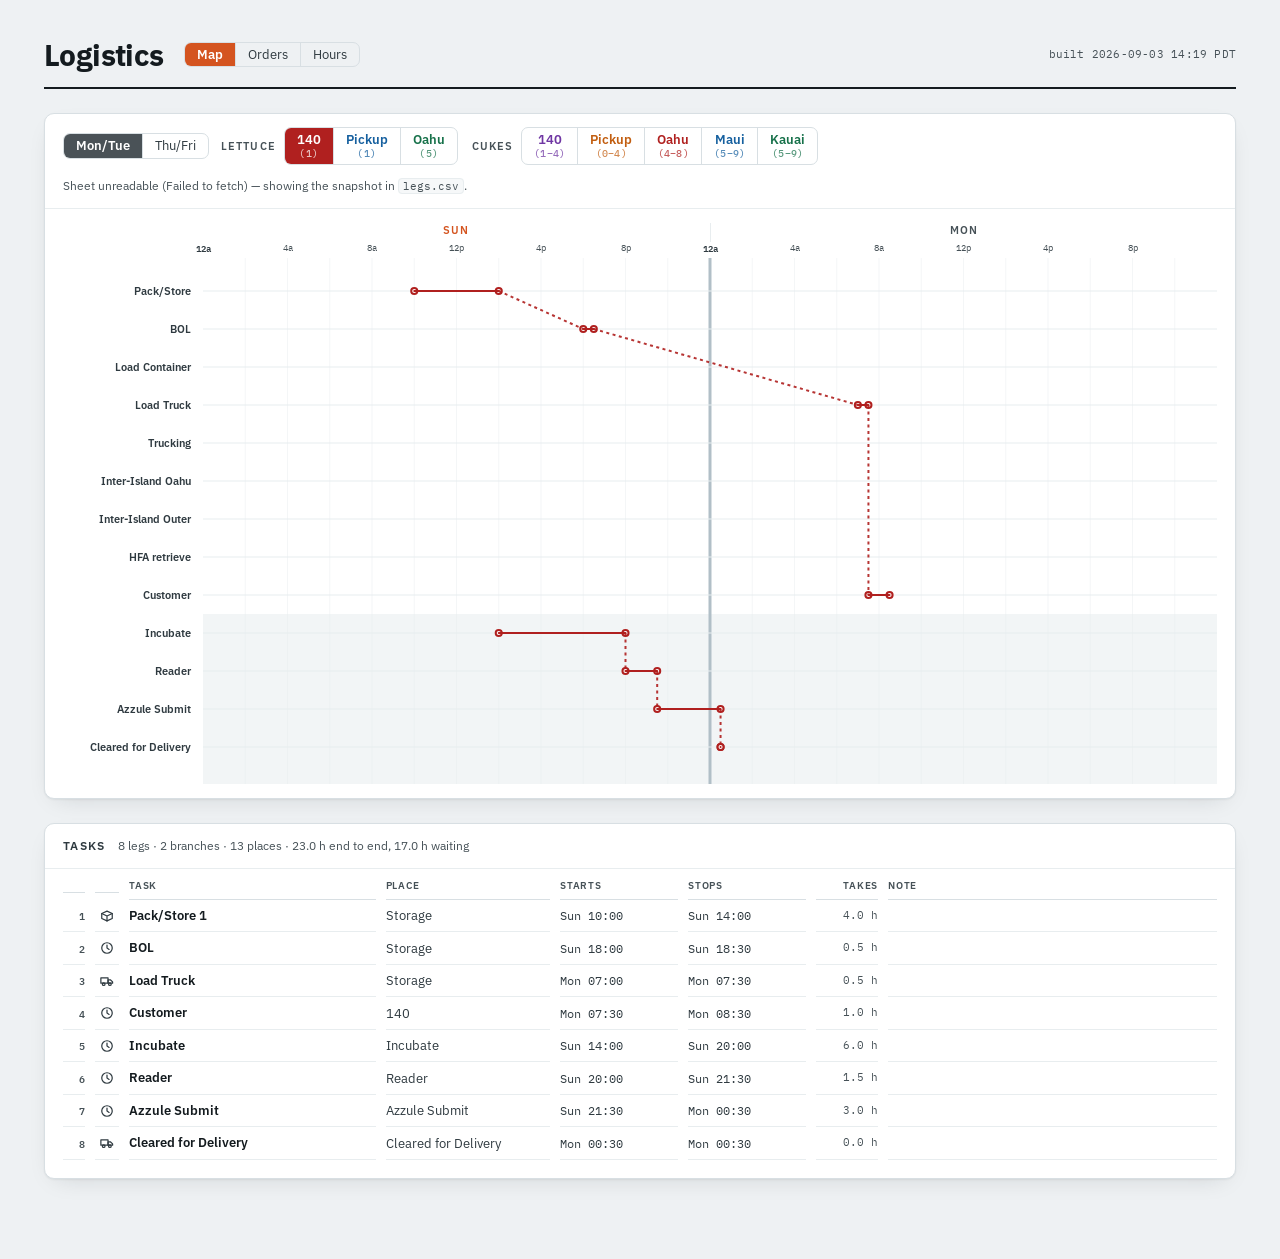
<file: index.html>
<!doctype html>
<html lang="en" data-theme="light">
<head>
<meta charset="utf-8">
<meta name="viewport" content="width=device-width, initial-scale=1">
<title>Logistics Map</title>
<link rel="preconnect" href="https://fonts.googleapis.com">
<link rel="preconnect" href="https://fonts.gstatic.com" crossorigin>
<link rel="stylesheet" href="https://fonts.googleapis.com/css2?family=IBM+Plex+Mono:wght@400;500;600&family=IBM+Plex+Sans:wght@400;500;600;700&display=swap">
<style>
:root{
  color-scheme: only light;
  --ground:#eef1f3; --card:#ffffff; --card-2:#f6f8f9;
  /* Two steps down from the ink, each half the remaining distance to it.
     They were far enough down that a table of them read as greyed out --
     the times and places in the task list are the content, not an aside. */
  --ink:#141b1f; --ink-2:#2f3a40; --ink-3:#465157;
  --line:#d8dfe3; --line-2:#e8edef;
  --accent:#d4541f; --accent-soft:#fbeee7;
  --good:#1d7a52; --bad:#b3341c;
  --band:#e8f2ec; --band-2:#cfe3d8;
  --shadow:0 1px 2px rgba(20,27,31,.06), 0 8px 24px -12px rgba(20,27,31,.18);
}
*{box-sizing:border-box}
body{margin:0; background:var(--ground); color:var(--ink); font-size:15px; line-height:1.5;
  font-family:"IBM Plex Sans",-apple-system,BlinkMacSystemFont,"Segoe UI",sans-serif;
  -webkit-font-smoothing:antialiased}
.wrap{max-width:1240px; margin:0 auto; padding:32px 24px 80px; display:flex; flex-direction:column; gap:24px}
header{display:flex; flex-wrap:wrap; align-items:center; gap:10px 20px;
  border-bottom:2px solid var(--ink); padding-bottom:10px}
h1{margin:0; font-size:30px; font-weight:700; letter-spacing:-.02em}
.sub{color:var(--ink-2); font-size:14px; margin:2px 0 0}
.built{margin:0 0 0 auto; font-family:"IBM Plex Mono",monospace; font-size:10.5px;
  letter-spacing:.02em; color:var(--ink-3)}
.panel{background:var(--card); border:1px solid var(--line); border-radius:10px; box-shadow:var(--shadow)}
.panel-hd{display:flex; flex-wrap:wrap; align-items:center; gap:12px; padding:13px 18px;
  border-bottom:1px solid var(--line-2)}
.panel-hd h2{margin:0; font-size:12px; letter-spacing:.11em; text-transform:uppercase;
  color:var(--ink-2); font-weight:600}
.lbl{font-size:11px; letter-spacing:.1em; text-transform:uppercase; color:var(--ink-3); font-weight:600}
.note{font-size:11.5px; color:var(--ink-3)}
.btn{background:none; border:1px solid var(--line); color:var(--ink-2); font:inherit; font-size:12px;
  padding:4px 12px; border-radius:6px; cursor:pointer}
.btn:hover{border-color:var(--accent); color:var(--accent)}
.btn.solid{background:var(--ink); border-color:var(--ink); color:var(--card); font-weight:600}
.btn.solid:hover{background:var(--accent); border-color:var(--accent); color:#fff}
.seg{display:inline-flex; border:1px solid var(--line); border-radius:7px; overflow:hidden}
.seg a{padding:4px 12px; font-size:12.5px; color:var(--ink-2); cursor:pointer; white-space:nowrap;
  display:flex; flex-direction:column; align-items:center; line-height:1.25;
  border-left:1px solid var(--line)}
.seg a:first-child{border-left:none}
.seg a.on{background:var(--accent); color:#fff; font-weight:600}
.seg a:hover:not(.on){background:var(--card-2)}

/* A journey chip wears its thread's colour: off, as the swatch that finds the
   line in the chart; on, as the line itself. The hue is pinned to the journey,
   so what a chip shows is what the chart draws. */
.seg a.j0a,.seg a.j1a,.seg a.j2a,.seg a.j3a,.seg a.j4a{font-weight:600}
.seg a.j0a{color:var(--j0a)} .seg a.j1a{color:var(--j1a)} .seg a.j2a{color:var(--j2a)}
.seg a.j3a{color:var(--j3a)} .seg a.j4a{color:var(--j4a)}
.seg a.on.j0a{background:var(--j0a)} .seg a.on.j1a{background:var(--j1a)}
.seg a.on.j2a{background:var(--j2a)} .seg a.on.j3a{background:var(--j3a)}
.seg a.on.j4a{background:var(--j4a)}
.seg a.on.j0a,.seg a.on.j1a,.seg a.on.j2a,.seg a.on.j3a,.seg a.on.j4a{color:#fff}

/* The cut day is a different question from which journey, so it stays out of
   the thread palette entirely: the two days are one grey and a lighter one. */
#pick-when a.on{background:#4a5257; color:#fff}
#pick-when a.on + a.on{background:#9aa3a8}

/* ---------- the chart: time across, place down ---------- */
.body{padding:14px 18px 14px}
/* Two rows: the day names, then the hour each four-hour mark stands for, so a
   bar can be placed in the day without counting gridlines. */
.axis{padding-bottom:2px}
.axrow{display:flex; gap:12px}
.hours-axis{position:relative; flex:1 1 auto; min-width:0; height:14px}
.hlab{position:absolute; transform:translateX(-50%); font-family:"IBM Plex Mono",monospace;
  font-size:8.5px; color:var(--ink-3); white-space:nowrap; top:0}
.hlab.mid{color:var(--ink-2); font-weight:600}
.gut{flex:0 0 128px; display:flex; flex-direction:column}
.days{flex:1 1 auto; min-width:0; display:flex}
.day{flex:1 1 0; text-align:center; font-size:10.5px; letter-spacing:.08em; text-transform:uppercase;
  color:var(--ink-3); font-weight:600; border-left:1px solid var(--line-2); padding-bottom:3px}
.day:first-child{border-left:none}
.day.cut{color:var(--accent)}
.chart{display:flex; gap:12px}
.lane-lbl{display:flex; flex-direction:column; align-items:flex-end; justify-content:center;
  font-size:10.5px; font-weight:600; color:var(--ink-2); line-height:1.15; text-align:right}
.plot{position:relative; flex:1 1 auto; min-width:0}
.svg{position:absolute; inset:0; width:100%; height:100%; overflow:visible}
.svg line{vector-effect:non-scaling-stroke}
/* Midnight is the ruling that matters -- a journey is read in days, and the
   two-hourly lines are only there to let you place a bar within one. It was
   the same colour and weight as them, separated by nothing but the .45 the
   others are faded to, so the day boundary had to be found rather than seen. */
.lane{stroke:var(--line-2); stroke-width:1}
.col{stroke:#b1bfc7; stroke-width:3}
.hr{stroke:var(--line-2); stroke-width:1; opacity:.45}
.move{stroke:var(--ink); stroke-width:2; stroke-linecap:round}
.wait{stroke:var(--ink); stroke-width:2; stroke-dasharray:2 3; opacity:.6}
/* A prereq's stop and the next start need not meet. Where they do not, the gap
   is drawn for what it is rather than closed up. */
/* The clock's lanes, tinted so the region has a name rather than just an
   edge. Behind everything, so a bar still reads on top of it. */
.aside{fill:#f2f5f6}
/* The link is part of the thread, so it wears the thread's colour. Dashed
   rather than solid because it is the waiting, not the work -- but no fainter
   than the steps it joins, since the descent is what you follow. */
.link{stroke:var(--ink-3); stroke-width:2; stroke-dasharray:3 3.5; opacity:.9}
.link.back{stroke:var(--bad); opacity:.9; stroke-dasharray:3 3}
.legend{display:flex; flex-wrap:wrap; gap:8px 18px; align-items:center; padding-top:14px; margin-top:10px;
  border-top:1px solid var(--line-2); font-size:11.5px; color:var(--ink-2)}
.legend span{display:inline-flex; align-items:center; gap:5px}

/* ---------- the list ---------- */
/* Every task carries the same fields, so every row is the same grid and the
   columns line up down the page. That is only possible because a task now says
   when it starts and when it stops outright, rather than each kind of task
   needing its own controls. */
.tasks{padding:0 18px 18px}
.grid{display:grid; gap:0 8px; align-items:center;
  grid-template-columns:
    22px 24px minmax(120px,1fr) minmax(88px,150px)
    62px 92px 62px 92px 52px auto 22px 22px 22px 22px;}
.gh{font-size:9.5px; letter-spacing:.08em; text-transform:uppercase; color:var(--ink-3);
  font-weight:600; padding:10px 0 6px; border-bottom:1px solid var(--line); white-space:nowrap}
.gh.r{text-align:right}
.row{display:contents}
.row>*{min-width:0}
.cell{padding:4px 0; border-bottom:1px solid var(--line-2); height:100%;
  display:flex; align-items:center; gap:3px}
.row.lit .cell{background:var(--accent-soft)}
.row.bad .cell{background:var(--accent-soft)}
.n{font-family:"IBM Plex Mono",monospace; font-size:10px; color:var(--ink-3); font-weight:600;
  justify-content:flex-end; padding-right:3px}
.ico{cursor:pointer; color:var(--ink-2); justify-content:center}
.ico:hover{color:var(--accent)}
.dur{font-family:"IBM Plex Mono",monospace; font-size:10.5px; color:var(--ink-3);
  justify-content:flex-end; white-space:nowrap}
/* A task that stops where it started is standing still, and that is the one
   thing on this screen worth spotting from across the room. */
.dur.still{color:var(--accent); font-weight:600}
.dur.bad{color:var(--bad); font-weight:600}
.noterow input:focus{outline:none; border-color:var(--accent); background:var(--card)}
.warn{margin:12px 18px 0; padding:9px 12px; border:1px solid var(--bad); border-radius:7px;
  background:var(--accent-soft); color:var(--bad); font-size:12.5px}

/* ---------- opening hours, which belong to a place ---------- */
/* A window is a fact about a door, not about a task: Costco receiving is open
   4 to 11 whether or not anything is driving towards it. */
.dcell{display:inline-flex; gap:1px}
.d{width:17px; height:20px; border:1px solid var(--line); background:var(--card); color:var(--ink-3);
  font-family:inherit; font-size:9.5px; font-weight:600; border-radius:3px; cursor:pointer; padding:0}
.d.on{background:var(--good); border-color:var(--good); color:#fff}
.d:hover{border-color:var(--accent)}
@media (max-width:1150px){ .tasks{overflow-x:auto} .grid{min-width:1120px} }

/* ---------- tabs ---------- */
.tabs{margin-left:0}
.page{display:flex; flex-direction:column; gap:24px}
.page[hidden]{display:none}
code{font-family:"IBM Plex Mono",monospace; font-size:.92em; background:var(--card-2);
  border:1px solid var(--line-2); border-radius:4px; padding:0 4px}

/* The day count, in the corner of the journey bar. Only ever filled for a
   single journey -- see app.js. */
.seg a small{font-family:"IBM Plex Mono",monospace; font-size:10px; font-weight:500;
  opacity:.72; letter-spacing:.02em}

/* ---------- the task list, now a reading rather than a form ---------- */
.grid{display:grid; gap:0 10px; align-items:center;
  grid-template-columns:22px 24px minmax(130px,1.2fr) minmax(90px,.8fr)
    118px 118px 62px minmax(0,1.6fr);}
.cell{padding:6px 0; border-bottom:1px solid var(--line-2); height:100%;
  display:flex; align-items:center; min-width:0}
.cell.nm{font-weight:600; font-size:13px}
.cell.plc{font-size:12.5px; color:var(--ink-2)}
.cell.tm{font-family:"IBM Plex Mono",monospace; font-size:11.5px; color:var(--ink-2)}
.cell.tm.out{color:var(--bad); font-weight:600}
.cell.nt{font-size:11.5px; color:var(--ink-3); line-height:1.35; padding-right:2px}
.cell.nt em{font-style:normal; color:var(--ink-3)}
.row.bad .cell{background:var(--accent-soft)}
.tasks{padding:0 18px 18px}

/* ---------- orders and hours ---------- */
.otbl{width:100%; border-collapse:collapse}
.otbl th,.otbl td{text-align:right; padding:5px 10px 5px 0; white-space:nowrap; border:none}
.otbl thead th{font-size:9.5px; letter-spacing:.09em; text-transform:uppercase; color:var(--ink-3);
  font-weight:600; padding-bottom:6px; border-bottom:2px solid var(--ink)}
.otbl tbody th{text-align:left; font-size:12px; font-weight:600; color:var(--ink-2)}
.otbl th.wk{vertical-align:middle; font-family:"IBM Plex Mono",monospace; font-size:11px}
.otbl th.hf{font-weight:500; color:var(--ink-3); font-size:11.5px}
.otbl tr.wkstart th,.otbl tr.wkstart td{border-top:1px solid var(--line-2)}
.otbl tr.grp th{font-size:9.5px; letter-spacing:.09em; text-transform:uppercase; color:var(--ink-3);
  border-top:2px solid var(--ink); padding-top:10px; text-align:left}
.otbl td b{font-family:"IBM Plex Mono",monospace; font-variant-numeric:tabular-nums;
  font-size:14px; font-weight:600; color:var(--ink)}
.otbl td s{text-decoration:none; margin-left:4px; font-family:"IBM Plex Mono",monospace;
  font-size:10px; color:var(--ink-3)}
.otbl td u{text-decoration:none; color:var(--ink-3); font-size:14px}
.otbl.hrs td.dcell,.otbl.hrs td.mono,.otbl.hrs td.nt{text-align:left}
.otbl.hrs .mono{font-family:"IBM Plex Mono",monospace; font-size:12px; color:var(--ink-2)}
.otbl.hrs .d{display:inline-block; width:17px; height:20px; line-height:19px; text-align:center;
  border:1px solid var(--line); border-radius:3px; background:var(--card); color:var(--ink-3);
  font-size:9.5px; font-weight:600; margin-right:1px}
.otbl.hrs .d.on{background:var(--good); border-color:var(--good); color:#fff}
.body h4{margin:18px 0 8px; font-size:11px; letter-spacing:.11em; text-transform:uppercase;
  color:var(--ink-2); font-weight:600}
.body h4:first-child{margin-top:0}
.hint{margin:14px 0 0; font-size:11.5px; color:var(--ink-3); line-height:1.5}
.hint b{color:var(--ink-2); font-weight:600}

/* The unit belongs to the column. Saying "cs" and "lb" against every figure was
   repeating in ninety places what the header can say twice, and it made the
   numbers fight for the eye with their own labels. */
.otbl.orders .grp2{text-align:center; border-bottom:none; padding-bottom:2px}
.otbl.orders tr.units th{font-size:9.5px; letter-spacing:.06em; text-transform:none;
  color:var(--ink-3); font-weight:500; text-align:right; padding-bottom:6px;
  border-bottom:2px solid var(--ink)}
.otbl.orders thead tr:first-child th{border-bottom:none}
.otbl td.fig{font-family:"IBM Plex Mono",monospace; font-variant-numeric:tabular-nums;
  font-size:11.5px; color:var(--ink); text-align:right; padding-right:10px}
.otbl td.fig:nth-of-type(even){padding-right:22px}
.otbl.hrs tr.unk td,.otbl.hrs tr.unk th{opacity:.6}
.otbl.hrs td.mono u{text-decoration:none; color:var(--ink-3)}
.unconfirmed{color:var(--bad); font-weight:600}

/* ---------- pack line ---------- */
/* Three case types at three rates, so the minutes are the point and the cases
   are how you get there. Six figures, in the order the columns come. */
.rates{display:flex; flex-wrap:wrap; align-items:center; gap:8px 16px; padding:0 0 14px;
  border-bottom:1px solid var(--line-2)}
.rate{display:flex; align-items:center; gap:6px; font-size:12px; color:var(--ink-2)}
/* A plain text box. The number spinner's arrows are a smaller target than the
   digit they change and nobody nudges a pack rate one step at a time. */
.rate input{width:52px; font-family:"IBM Plex Mono",monospace; font-size:12px; padding:3px 8px;
  border:1px solid var(--line); border-radius:5px; background:var(--card); color:var(--ink);
  text-align:right}
.rate input:focus{outline:none; border-color:var(--accent)}
.otbl.orders tr.minrow td,.otbl.orders tr.minrow th{color:var(--accent); font-weight:600;
  border-bottom:1px solid var(--line); padding-bottom:7px}

/* Branches. Two threads leaving the same morning -- the pallet and the clock
   running beside it -- and the whole point is that they are separate until they
   meet, so they do not share a colour. */
/* A hue per journey, a shade per run of it: dark for the earlier cut, light
   for the later one. Two runs of one journey read as one journey. */
:root{
  --j0a:#b0201f; --j0b:#e07370;
  --j1a:#16609f; --j1b:#5f9ad0;
  --j2a:#17714a; --j2b:#57a888;
  --j3a:#6f36a3; --j3b:#a678cd;
  --j4a:#c25e10; --j4b:#e59a4a;
}
.move.j0a{stroke:var(--j0a)}
.move.j0b{stroke:var(--j0b)}
.move.j1a{stroke:var(--j1a)}
.move.j1b{stroke:var(--j1b)}
.move.j2a{stroke:var(--j2a)}
.move.j2b{stroke:var(--j2b)}
.move.j3a{stroke:var(--j3a)}
.move.j3b{stroke:var(--j3b)}
.move.j4a{stroke:var(--j4a)}
.move.j4b{stroke:var(--j4b)}
.wait.j0a{stroke:var(--j0a)}
.wait.j0b{stroke:var(--j0b)}
.wait.j1a{stroke:var(--j1a)}
.wait.j1b{stroke:var(--j1b)}
.wait.j2a{stroke:var(--j2a)}
.wait.j2b{stroke:var(--j2b)}
.wait.j3a{stroke:var(--j3a)}
.wait.j3b{stroke:var(--j3b)}
.wait.j4a{stroke:var(--j4a)}
.wait.j4b{stroke:var(--j4b)}

/* ---------- the two pack days ---------- */
/* Hours across, in the order they are packed. The 6.5 h day still decides how
   much off-island LW lands on day 1; it is just no longer drawn. */
.packdays{padding:0 0 16px}
.pd{display:flex; align-items:center; gap:12px; padding:5px 0}
.pd-l{flex:0 0 84px; font-size:11px; letter-spacing:.06em; text-transform:uppercase;
  color:var(--ink-3); font-weight:600}
/* The track is only a measuring rail: both days are scaled against the same
   width, but an empty tail is not a thing that happens, so nothing is drawn
   past the last segment. */
.pd-bar{position:relative; flex:1 1 auto; min-width:0; height:26px; display:flex}
/* The clock the bars are read against, on the same track so a segment can be
   placed in the day rather than only measured. */
.pd-axis{padding-bottom:0}
.pd-scale{height:14px; display:block}
.pd-t{position:absolute; transform:translateX(-50%); top:0; font-family:"IBM Plex Mono",monospace;
  font-size:8.5px; color:var(--ink-3); white-space:nowrap}
.pd-s{display:flex; align-items:center; justify-content:center; overflow:hidden; white-space:nowrap;
  font-size:10px; font-weight:600; color:#fff}
.pd-s:first-child{border-radius:5px 0 0 5px}
.pd-s:last-child{border-radius:0 5px 5px 0}
.pd-s:only-child{border-radius:5px}
.pd-s.k{background:var(--ink)}
.pd-s.o{background:var(--accent)}
.pd-s.f{background:var(--good)}
.pd-s.r{background:var(--ink-3)}
.pd-h{flex:0 0 76px; text-align:right; font-family:"IBM Plex Mono",monospace; font-size:12px;
  font-weight:600; color:var(--ink)}
.pd-h.over{color:var(--bad)}
.pd-lb{flex:0 0 82px; text-align:right; font-family:"IBM Plex Mono",monospace; font-size:11px;
  color:var(--ink-3)}
 
/* Three labels a leg: the hour at each end against its own dot, and the name on
   the bar between them. Hanging the name off one end made a flat bar read as
   though the name belonged to the far end of it. */
.pt{fill:var(--card); stroke-width:2; pointer-events:none}
/* Something big enough to hover, over a dot too small to aim at. */
.hit{fill:transparent}
.link.j0a{stroke:var(--j0a)}
.link.j0b{stroke:var(--j0b)}
.link.j1a{stroke:var(--j1a)}
.link.j1b{stroke:var(--j1b)}
.link.j2a{stroke:var(--j2a)}
.link.j2b{stroke:var(--j2b)}
.link.j3a{stroke:var(--j3a)}
.link.j3b{stroke:var(--j3b)}
.link.j4a{stroke:var(--j4a)}
.link.j4b{stroke:var(--j4b)}
.pt.j0a{stroke:var(--j0a)}
.pt.j0b{stroke:var(--j0b)}
.pt.j1a{stroke:var(--j1a)}
.pt.j1b{stroke:var(--j1b)}
.pt.j2a{stroke:var(--j2a)}
.pt.j2b{stroke:var(--j2b)}
.pt.j3a{stroke:var(--j3a)}
.pt.j3b{stroke:var(--j3b)}
.pt.j4a{stroke:var(--j4a)}
.pt.j4b{stroke:var(--j4b)}
/* A halo rather than a box. A filled box the size of the name paints over
   whatever dots sit behind it, and the dots are the chart. */
.ln{position:absolute; display:flex; align-items:center; gap:3px;
  font-size:10px; font-weight:600; line-height:1.2; pointer-events:none;
  padding:1px 4px;
  text-shadow:0 0 3px var(--card), 0 0 3px var(--card), 0 0 3px var(--card),
              0 0 2px var(--card), 0 0 2px var(--card)}
.ln .nw{white-space:nowrap}
.ln.j0a{color:var(--j0a)}
.ln.j0b{color:var(--j0b)}
.ln.j1a{color:var(--j1a)}
.ln.j1b{color:var(--j1b)}
.ln.j2a{color:var(--j2a)}
.ln.j2b{color:var(--j2b)}
.ln.j3a{color:var(--j3a)}
.ln.j3b{color:var(--j3b)}
.ln.j4a{color:var(--j4a)}
.ln.j4b{color:var(--j4b)}
/* A name hangs off its leg's start dot, so it is anchored left and centred
   on whatever row the placement rule gave it. */
.ln{transform:translate(0,-50%); margin-left:7px}

/* A journey's name, said once above its own run of rows. */
.grid .grp{grid-column:1/-1; padding:12px 0 3px; font-size:11px; font-weight:700;
  letter-spacing:.06em; text-transform:uppercase; color:var(--ink-3)}
.grid .grp:first-child{padding-top:2px}


/* One row of journeys per crop, each behind its own name. */
.picks{display:flex; align-items:center; gap:8px; flex-wrap:wrap}
.picks .lbl{margin-left:6px}
.picks .lbl:first-child{margin-left:0}

.warn-in{color:var(--bad)}

</style>
</head>
<body>
<div class="wrap">
  <!-- One row: the name, what you are looking at, and which build it is. The
       title had a line of its own and the tabs a line of their own, which cost
       two rows of the window to four words and three buttons. -->
  <header>
    <h1>Logistics</h1>
    <nav class="seg tabs" id="tabs"></nav>
    <!-- GitHub Pages serves this with a ten minute max-age and the dashboard is
         iframed inside aloha.ag, so a stale copy is easy to mistake for a
         change that did not take. -->
    <p class="built">built 2026-09-03 14:19 PDT</p>
  </header>

  <!-- Flow -->
  <section class="page" id="page-flow">
    <div class="panel">
      <div class="panel-hd">
        <span class="seg" id="pick-when"></span>
        <span class="picks" id="pick-jrns"></span>
        <span class="note" id="src"></span>
      </div>
      <div class="body">
        <div class="axis" id="axis"></div>
        <div id="grid"></div>
      </div>
    </div>
    <div class="panel">
      <div class="panel-hd"><h2>Tasks</h2><span class="note" id="tnote"></span></div>
      <div id="warn"></div>
      <div class="tasks" id="tasks"></div>
    </div>
  </section>

  <!-- Orders -->
  <section class="page" id="page-orders" hidden>
    <div class="panel">
      <div class="panel-hd">
        <h2>Pack line</h2>
      </div>
      <div class="body"><div id="orders"></div></div>
    </div>
  </section>

  <!-- Hours -->
  <section class="page" id="page-hours" hidden>
    <div class="panel">
      <div class="panel-hd">
        <h2>Opening hours</h2>
      </div>
      <div class="body"><div id="hours"></div></div>
    </div>
  </section>
</div>

<script>
window.LEGS  = "Crop,Lettuce,Lettuce,Lettuce,Lettuce,Lettuce,Cukes,Cukes,Cukes,Cukes,Cukes\nFOB,140,Pickup,Oahu,Oahu,140,140,Pickup,Oahu,Maui,Kauai\nMode,Truck,,Air,Barge,Truck,Truck,,Barge,Barge,Barge\nHold,6h,6h,6h,6h,48h,,,,,\nPack/Store 1,Sun 10:00-14:00,Sun 14:00-18:00,Sun 14:00-18:00,Sun 14:00-18:00,Sun 10:00-14:00,,,,,\nPack/Store 2,,,Mon 10:00-16:00,Mon 10:00-18:00,,,,,,\nBOL,Sun 18:00-18:30,Sun 18:00-18:30,Mon 16:00-16:30,Mon 18:00-18:30,Wed 18:00-18:30,Sun 18:00-18:30,Mon 10:00-12:00,Mon 10:00-14:00,Mon 10:00-14:00,Mon 10:00-14:00\nLoad Container,,,,Mon 18:30-19:00,,,,Mon 18:30-19:00,,\nLoad Truck,Mon 07:00-07:30,,Mon 16:30-17:00,,Thu 07:00-07:30,Mon 07:00-07:30,,Tue 06:30-07:00,Tue 06:30-07:00,Tue 06:30-07:00\nTrucking,,,Mon 17:00-18:00,Tue 07:00-08:00,,,,Tue 07:00-08:00,Tue 07:00-08:00,Tue 07:00-08:00\nInter-Island Oahu,,,Tue 03:00-05:00,Tue 18:00-Wed 12:00,,,,Tue 18:00-Wed 12:00,Tue 18:00-Wed 12:00,Tue 18:00-Wed 12:00\nInter-Island Outer,,,,,,,,,Wed 16:00-Thu 06:00,Thu 16:00-Fri 06:00\nRetrieve,,,Tue 06:00-07:00,Thu 08:00-10:00,,,,Thu 08:00-10:00,Fri 08:00-10:00,Fri 08:00-10:00\nCustomer,Mon 07:30-08:30,Mon 13:00-13:30,Wed 05:00-10:00,Fri 06:00-10:00,Thu 07:30-08:30,Mon 07:30-08:30,Mon 13:00-13:30,Fri 06:00-10:00,Sat 06:00-10:00,Sat 06:00-10:00";
window.SHEET = "https://docs.google.com/spreadsheets/d/1JesEFq8X3tVDYi4_SbLs3u1lnG8Ch7NbiR7CvGlZS7Q/export?format=csv&gid=578288022";
window.DATA = {"generated_from":"farm-freight-model data.json (sales_po x sales_po_line x sales_fob)","window":{"first":"2026-07-17","last":"2026-08-28"},"on_island_customer":"140 Kona","sales":[{"crop":"lettuce","wk":"2026-07-12","half":"early","bucket":"kona","lbs":420,"cases":40},{"crop":"lettuce","wk":"2026-07-12","half":"early","bucket":"pickup","lbs":578,"cases":119},{"crop":"lettuce","wk":"2026-07-12","half":"early","bucket":"off","lbs":1834,"cases":230},{"crop":"lettuce","wk":"2026-07-12","half":"early","bucket":"other","lbs":5,"cases":2},{"crop":"lettuce","wk":"2026-07-12","half":"late","bucket":"kona","lbs":420,"cases":40},{"crop":"lettuce","wk":"2026-07-12","half":"late","bucket":"pickup","lbs":489,"cases":111},{"crop":"lettuce","wk":"2026-07-12","half":"late","bucket":"off","lbs":3411,"cases":374},{"crop":"lettuce","wk":"2026-07-12","half":"late","bucket":"other","lbs":17,"cases":4},{"crop":"lettuce","wk":"2026-07-19","half":"early","bucket":"kona","lbs":630,"cases":60},{"crop":"lettuce","wk":"2026-07-19","half":"early","bucket":"pickup","lbs":506,"cases":115},{"crop":"lettuce","wk":"2026-07-19","half":"early","bucket":"off","lbs":3323,"cases":382},{"crop":"lettuce","wk":"2026-07-19","half":"late","bucket":"kona","lbs":630,"cases":60},{"crop":"lettuce","wk":"2026-07-19","half":"late","bucket":"pickup","lbs":582,"cases":114},{"crop":"lettuce","wk":"2026-07-19","half":"late","bucket":"off","lbs":2975,"cases":351},{"crop":"lettuce","wk":"2026-07-19","half":"late","bucket":"other","lbs":20,"cases":5},{"crop":"lettuce","wk":"2026-07-26","half":"early","bucket":"kona","lbs":630,"cases":60},{"crop":"lettuce","wk":"2026-07-26","half":"early","bucket":"pickup","lbs":618,"cases":122},{"crop":"lettuce","wk":"2026-07-26","half":"early","bucket":"off","lbs":3405,"cases":415},{"crop":"lettuce","wk":"2026-07-26","half":"early","bucket":"other","lbs":7,"cases":3},{"crop":"lettuce","wk":"2026-07-26","half":"late","bucket":"kona","lbs":420,"cases":40},{"crop":"lettuce","wk":"2026-07-26","half":"late","bucket":"pickup","lbs":677,"cases":128},{"crop":"lettuce","wk":"2026-07-26","half":"late","bucket":"off","lbs":2945,"cases":331},{"crop":"lettuce","wk":"2026-07-26","half":"late","bucket":"other","lbs":20,"cases":5},{"crop":"lettuce","wk":"2026-08-02","half":"early","bucket":"kona","lbs":630,"cases":60},{"crop":"lettuce","wk":"2026-08-02","half":"early","bucket":"pickup","lbs":521,"cases":104},{"crop":"lettuce","wk":"2026-08-02","half":"early","bucket":"off","lbs":3259,"cases":350},{"crop":"lettuce","wk":"2026-08-02","half":"early","bucket":"other","lbs":7,"cases":3},{"crop":"lettuce","wk":"2026-08-02","half":"late","bucket":"kona","lbs":420,"cases":40},{"crop":"lettuce","wk":"2026-08-02","half":"late","bucket":"pickup","lbs":603,"cases":127},{"crop":"lettuce","wk":"2026-08-02","half":"late","bucket":"off","lbs":2717,"cases":303},{"crop":"lettuce","wk":"2026-08-02","half":"late","bucket":"other","lbs":22,"cases":6},{"crop":"lettuce","wk":"2026-08-09","half":"early","bucket":"kona","lbs":630,"cases":60},{"crop":"lettuce","wk":"2026-08-09","half":"early","bucket":"pickup","lbs":739,"cases":146},{"crop":"lettuce","wk":"2026-08-09","half":"early","bucket":"off","lbs":2933,"cases":322},{"crop":"lettuce","wk":"2026-08-09","half":"early","bucket":"other","lbs":7,"cases":3},{"crop":"lettuce","wk":"2026-08-09","half":"late","bucket":"kona","lbs":420,"cases":40},{"crop":"lettuce","wk":"2026-08-09","half":"late","bucket":"pickup","lbs":1165,"cases":291},{"crop":"lettuce","wk":"2026-08-09","half":"late","bucket":"off","lbs":3114,"cases":344},{"crop":"lettuce","wk":"2026-08-09","half":"late","bucket":"other","lbs":33,"cases":11},{"crop":"lettuce","wk":"2026-08-16","half":"early","bucket":"kona","lbs":630,"cases":60},{"crop":"lettuce","wk":"2026-08-16","half":"early","bucket":"pickup","lbs":659,"cases":139},{"crop":"lettuce","wk":"2026-08-16","half":"early","bucket":"off","lbs":1438,"cases":164},{"crop":"lettuce","wk":"2026-08-16","half":"late","bucket":"kona","lbs":210,"cases":20},{"crop":"lettuce","wk":"2026-08-16","half":"late","bucket":"pickup","lbs":534,"cases":110},{"crop":"lettuce","wk":"2026-08-16","half":"late","bucket":"off","lbs":2498,"cases":287},{"crop":"lettuce","wk":"2026-08-16","half":"late","bucket":"other","lbs":26,"cases":8},{"crop":"lettuce","wk":"2026-08-23","half":"early","bucket":"kona","lbs":630,"cases":60},{"crop":"lettuce","wk":"2026-08-23","half":"early","bucket":"pickup","lbs":647,"cases":149},{"crop":"lettuce","wk":"2026-08-23","half":"early","bucket":"off","lbs":2183,"cases":261},{"crop":"lettuce","wk":"2026-08-23","half":"late","bucket":"kona","lbs":420,"cases":40},{"crop":"lettuce","wk":"2026-08-23","half":"late","bucket":"pickup","lbs":597,"cases":124},{"crop":"lettuce","wk":"2026-08-23","half":"late","bucket":"off","lbs":2778,"cases":316},{"crop":"lettuce","wk":"2026-08-23","half":"late","bucket":"other","lbs":31,"cases":10},{"crop":"cuke","wk":"2026-07-12","half":"early","bucket":"kona","lbs":4032,"cases":252},{"crop":"cuke","wk":"2026-07-12","half":"early","bucket":"pickup","lbs":13566,"cases":1030},{"crop":"cuke","wk":"2026-07-12","half":"early","bucket":"off","lbs":22076,"cases":1473},{"crop":"cuke","wk":"2026-07-12","half":"early","bucket":"other","lbs":112,"cases":8},{"crop":"cuke","wk":"2026-07-12","half":"late","bucket":"kona","lbs":3456,"cases":216},{"crop":"cuke","wk":"2026-07-12","half":"late","bucket":"pickup","lbs":6854,"cases":501},{"crop":"cuke","wk":"2026-07-12","half":"late","bucket":"off","lbs":17056,"cases":1154},{"crop":"cuke","wk":"2026-07-12","half":"late","bucket":"other","lbs":240,"cases":18},{"crop":"cuke","wk":"2026-07-19","half":"early","bucket":"kona","lbs":4512,"cases":282},{"crop":"cuke","wk":"2026-07-19","half":"early","bucket":"pickup","lbs":7775,"cases":531},{"crop":"cuke","wk":"2026-07-19","half":"early","bucket":"off","lbs":27684,"cases":1843},{"crop":"cuke","wk":"2026-07-19","half":"early","bucket":"other","lbs":112,"cases":8},{"crop":"cuke","wk":"2026-07-19","half":"late","bucket":"kona","lbs":3072,"cases":192},{"crop":"cuke","wk":"2026-07-19","half":"late","bucket":"pickup","lbs":6240,"cases":437},{"crop":"cuke","wk":"2026-07-19","half":"late","bucket":"off","lbs":20576,"cases":1388},{"crop":"cuke","wk":"2026-07-19","half":"late","bucket":"other","lbs":240,"cases":18},{"crop":"cuke","wk":"2026-07-26","half":"early","bucket":"kona","lbs":3936,"cases":246},{"crop":"cuke","wk":"2026-07-26","half":"early","bucket":"pickup","lbs":6347,"cases":434},{"crop":"cuke","wk":"2026-07-26","half":"early","bucket":"off","lbs":26140,"cases":1748},{"crop":"cuke","wk":"2026-07-26","half":"early","bucket":"other","lbs":112,"cases":8},{"crop":"cuke","wk":"2026-07-26","half":"late","bucket":"kona","lbs":4128,"cases":258},{"crop":"cuke","wk":"2026-07-26","half":"late","bucket":"pickup","lbs":6338,"cases":442},{"crop":"cuke","wk":"2026-07-26","half":"late","bucket":"off","lbs":22980,"cases":1529},{"crop":"cuke","wk":"2026-07-26","half":"late","bucket":"other","lbs":200,"cases":15},{"crop":"cuke","wk":"2026-08-02","half":"early","bucket":"kona","lbs":4128,"cases":258},{"crop":"cuke","wk":"2026-08-02","half":"early","bucket":"pickup","lbs":7054,"cases":483},{"crop":"cuke","wk":"2026-08-02","half":"early","bucket":"off","lbs":22804,"cases":1511},{"crop":"cuke","wk":"2026-08-02","half":"early","bucket":"other","lbs":112,"cases":8},{"crop":"cuke","wk":"2026-08-02","half":"late","bucket":"kona","lbs":3840,"cases":240},{"crop":"cuke","wk":"2026-08-02","half":"late","bucket":"pickup","lbs":6664,"cases":469},{"crop":"cuke","wk":"2026-08-02","half":"late","bucket":"off","lbs":23636,"cases":1569},{"crop":"cuke","wk":"2026-08-02","half":"late","bucket":"other","lbs":248,"cases":20},{"crop":"cuke","wk":"2026-08-09","half":"early","bucket":"kona","lbs":3360,"cases":210},{"crop":"cuke","wk":"2026-08-09","half":"early","bucket":"pickup","lbs":7187,"cases":495},{"crop":"cuke","wk":"2026-08-09","half":"early","bucket":"off","lbs":26000,"cases":1726},{"crop":"cuke","wk":"2026-08-09","half":"early","bucket":"other","lbs":112,"cases":8},{"crop":"cuke","wk":"2026-08-09","half":"late","bucket":"kona","lbs":3456,"cases":216},{"crop":"cuke","wk":"2026-08-09","half":"late","bucket":"pickup","lbs":5763,"cases":422},{"crop":"cuke","wk":"2026-08-09","half":"late","bucket":"off","lbs":22712,"cases":1536},{"crop":"cuke","wk":"2026-08-09","half":"late","bucket":"other","lbs":308,"cases":23},{"crop":"cuke","wk":"2026-08-16","half":"early","bucket":"kona","lbs":5664,"cases":354},{"crop":"cuke","wk":"2026-08-16","half":"early","bucket":"pickup","lbs":6974,"cases":473},{"crop":"cuke","wk":"2026-08-16","half":"early","bucket":"off","lbs":23416,"cases":1556},{"crop":"cuke","wk":"2026-08-16","half":"early","bucket":"other","lbs":112,"cases":8},{"crop":"cuke","wk":"2026-08-16","half":"late","bucket":"kona","lbs":4704,"cases":294},{"crop":"cuke","wk":"2026-08-16","half":"late","bucket":"pickup","lbs":5904,"cases":429},{"crop":"cuke","wk":"2026-08-16","half":"late","bucket":"off","lbs":18740,"cases":1263},{"crop":"cuke","wk":"2026-08-16","half":"late","bucket":"other","lbs":308,"cases":23},{"crop":"cuke","wk":"2026-08-23","half":"early","bucket":"kona","lbs":4032,"cases":252},{"crop":"cuke","wk":"2026-08-23","half":"early","bucket":"pickup","lbs":7011,"cases":487},{"crop":"cuke","wk":"2026-08-23","half":"early","bucket":"off","lbs":23480,"cases":1588},{"crop":"cuke","wk":"2026-08-23","half":"early","bucket":"other","lbs":112,"cases":8},{"crop":"cuke","wk":"2026-08-23","half":"late","bucket":"kona","lbs":4320,"cases":270},{"crop":"cuke","wk":"2026-08-23","half":"late","bucket":"pickup","lbs":5865,"cases":422},{"crop":"cuke","wk":"2026-08-23","half":"late","bucket":"off","lbs":24932,"cases":1689},{"crop":"cuke","wk":"2026-08-23","half":"late","bucket":"other","lbs":284,"cases":21}],"packs":[{"wk":"2026-07-12","half":"early","on":{"LW":56,"LF":23,"TRAY":82},"off":{"LW":122,"LF":40,"TRAY":68}},{"wk":"2026-07-12","half":"late","on":{"LW":54,"LF":17,"TRAY":84},"off":{"LW":302,"LF":10,"TRAY":62}},{"wk":"2026-07-19","half":"early","on":{"LW":73,"LF":18,"TRAY":84},"off":{"LW":262,"LF":39,"TRAY":81}},{"wk":"2026-07-19","half":"late","on":{"LW":76,"LF":26,"TRAY":77},"off":{"LW":262,"LF":3,"TRAY":86}},{"wk":"2026-07-26","half":"early","on":{"LW":81,"LF":22,"TRAY":82},"off":{"LW":262,"LF":40,"TRAY":113}},{"wk":"2026-07-26","half":"late","on":{"LW":60,"LF":30,"TRAY":83},"off":{"LW":262,"LF":5,"TRAY":64}},{"wk":"2026-08-02","half":"early","on":{"LW":76,"LF":20,"TRAY":71},"off":{"LW":262,"LF":40,"TRAY":48}},{"wk":"2026-08-02","half":"late","on":{"LW":55,"LF":26,"TRAY":92},"off":{"LW":242,"LF":5,"TRAY":56}},{"wk":"2026-08-09","half":"early","on":{"LW":74,"LF":38,"TRAY":97},"off":{"LW":263,"LF":5,"TRAY":54}},{"wk":"2026-08-09","half":"late","on":{"LW":53,"LF":53,"TRAY":236},"off":{"LW":262,"LF":23,"TRAY":59}},{"wk":"2026-08-16","half":"early","on":{"LW":70,"LF":34,"TRAY":95},"off":{"LW":123,"LF":7,"TRAY":34}},{"wk":"2026-08-16","half":"late","on":{"LW":35,"LF":22,"TRAY":81},"off":{"LW":202,"LF":24,"TRAY":61}},{"wk":"2026-08-23","half":"early","on":{"LW":78,"LF":21,"TRAY":110},"off":{"LW":184,"LF":10,"TRAY":67}},{"wk":"2026-08-23","half":"late","on":{"LW":57,"LF":24,"TRAY":93},"off":{"LW":243,"LF":8,"TRAY":65}}],"pack_groups":[["LW","LW"],["LF","LF"],["TRAY","LR/AR/WR"]]};
window.REF = {"hours":[{"place":"140","days":[0,1,1,1,1,1,1],"open":4.0,"close":11.0,"note":"Receiving. The only gate on-island."},{"place":"KOA","days":[1,1,1,1,1,1,0],"open":6.0,"close":17.0,"note":"Aloha Air Cargo counter. Six days \u2014 dark Saturday."},{"place":"YB-KWH","days":[0,1,1,1,1,1,0],"open":7.0,"close":11.0,"note":"Young Brothers. Cargo acceptance ahead of the sailing."},{"place":"HNL","days":[1,1,1,1,1,1,0],"open":6.0,"close":17.0,"note":"Aloha Air Cargo Honolulu. Six days \u2014 dark Saturday, same counter hours as KOA. The barge's Honolulu end is YB-HNL, not this."},{"place":"YB-HNL","days":[0,1,1,1,1,1,0],"open":7.0,"close":11.0,"note":"Young Brothers Honolulu."},{"place":"HFA","days":[0,1,1,1,1,1,0],"open":6.0,"close":18.0,"note":"Collects, then runs the route."},{"place":"YB-Kahului","days":[0,1,1,1,1,1,1],"open":7.0,"close":15.0,"note":"Young Brothers. Available the next business day after arrival."},{"place":"HFA Kahului","days":[0,1,1,1,1,1,0],"open":6.0,"close":18.0,"note":"Collects, then runs the route."},{"place":"YB-Nawiliwili","days":[0,1,1,1,1,1,0],"open":7.0,"close":11.0,"note":"Young Brothers Kauai."},{"place":"HFA Kauai","days":[0,1,1,1,1,1,0],"open":6.0,"close":18.0,"note":"Collects, then runs the route."},{"place":"Customer receiving","days":[0,1,1,1,1,1,1],"open":5.0,"close":12.0,"note":"The back door at the other end."}],"sites":[{"place":"PH","note":"Hawaii Farming packhouse. The whole journey starts here."},{"place":"Storage","note":"Always open \u2014 it is our own cooler."},{"place":"Lettuce loading dock","note":""},{"place":"Lab","note":"The incubation runs whether or not anyone is watching it."},{"place":"Container","note":"Our yard. We are here when the packhouse is."},{"place":"Customer truck","note":"They collect while we are here."}],"sailings":[{"route":"YB-KWH to YB-HNL","departs":"Tue 18:00","arrives":"Wed 06:00","connects":"","note":""},{"route":"YB-KWH to YB-HNL","departs":"Fri 18:00","arrives":"Sat 06:00","connects":"","note":""},{"route":"YB-HNL to YB-Kahului","departs":"Wed 16:00","arrives":"Thu 06:00","connects":"the Tuesday sailing","note":"Maui is level with Oahu off this one."},{"route":"YB-HNL to YB-Kahului","departs":"Mon 16:00","arrives":"Tue 06:00","connects":"the Friday sailing","note":"Maui falls a day behind Oahu off this one."},{"route":"YB-HNL to YB-Nawiliwili","departs":"Mon","arrives":"Tue","connects":"the Friday sailing","note":"Kauai. Accepted in Honolulu Mon, Wed & Thu until 11am; available at Nawiliwili the next business day after arrival."},{"route":"YB-HNL to YB-Nawiliwili","departs":"Thu","arrives":"Fri","connects":"the Tuesday sailing","note":"Kauai. A Wednesday Honolulu arrival is not available until Thursday, so it makes this boat with hours to spare and lands Friday \u2014 level with Oahu."}],"hold":{"_":"Test and hold. Each stage is a lane and its hours is how long that stage takes, so the chain draws as a staircase whose steps are the waits; the last stage is where it ends and takes no time. The clock starts when packing ends. A journey picks a recipe by name with its Hold column -- the names are what they are, 6h and 48h, so the sheet and the toggle say the same thing. Branch 2 rows in the sheet are ignored either way.","branch":"2","starts_after":["Pack/Store 2","Pack/Store 1","Packing","BOL"],"recipes":{"6h":[{"place":"Incubate","hours":6},{"place":"Reader","hours":1.5},{"place":"Azzule Submit","hours":3},{"place":"Cleared for Delivery"}],"48h":[{"place":"Incubate","hours":48},{"place":"Reader","hours":1.5},{"place":"Azzule Submit","hours":3},{"place":"Cleared for Delivery"}]}},"steps":{"_":"The order of the steps is the order of the lanes. A step names the places it runs between; where that depends on the journey, transport or fob overrides it -- fob first, then transport, then the plain pair. An override that has no entry for this journey falls through to the next, so a step can be told apart by island where it needs to be and by vehicle everywhere else. Every place named here needs a row in hours (a gate) or in sites (ours). A step may list what it was called before under was, so renaming one does not have to happen in two places at once. A step marked sticks:next keeps the gap it was written with to the step after it, so that when a later step is pushed it comes along rather than being left to sit. The order here is the fallback; where the sheet names a step, the sheet's row order wins, so the chart's rows are the sheet's rows. A step may name a `row`: two steps that share one draw on the same line of the chart, keeping their own names, their own cells in the sheet and their own bars. Pack/Store 1 and 2 do -- they are the same packing done twice, and two rows made a one-day journey look like it skipped something.","order":[{"step":"Pack/Store 1","places":["PH","Storage"],"row":"Pack/Store"},{"step":"Pack/Store 2","places":["PH","Storage"],"row":"Pack/Store"},{"step":"BOL","places":["Storage","Storage"]},{"step":"Load Container","places":["Storage","Container"]},{"step":"Load Truck","sticks":"next","was":["Load"],"places":["Storage","Storage"]},{"step":"Trucking","was":["Drayage"],"transport":{"Air":["Storage","KOA"],"Barge":["Storage","YB-KWH"]}},{"step":"Inter-Island Oahu","was":["Inter-Island","Transport"],"transport":{"Air":["KOA","HNL"],"Barge":["YB-KWH","YB-HNL"]}},{"step":"Inter-Island Outer","fob":{"Maui":["YB-HNL","YB-Kahului"],"Kauai":["YB-HNL","YB-Nawiliwili"]}},{"step":"HFA retrieve","was":["Retrieve"],"transport":{"Air":["HNL","HFA"],"Barge":["YB-HNL","HFA"]},"fob":{"Maui":["YB-Kahului","HFA Kahului"],"Kauai":["YB-Nawiliwili","HFA Kauai"]}},{"step":"Customer","fob":{"140":["Storage","140"],"Pickup":["Storage","Customer truck"],"Oahu":["HFA","Customer receiving"],"Maui":["HFA Kahului","Customer receiving"],"Kauai":["HFA Kauai","Customer receiving"],"Off-island":["HFA","Customer receiving"]}}]},"start_days":"0, 3","packed_from":{"Cukes":{"Sun":"Thu","Wed":"Tue"}}};
</script>
<script>
(function () {
  "use strict";

  var DOW = ['Sun', 'Mon', 'Tue', 'Wed', 'Thu', 'Fri', 'Sat'];
  var STORE = 'taskvis.view.v1';

  var ICON = {
    box:   '<path d="M2 5.2 8 2.4l6 2.8v5.6L8 13.6 2 10.8z"/><path d="M2 5.2 8 8l6-2.8M8 8v5.6"/>',
    truck: '<path d="M1 4.5h8.2v6H1z"/><path d="M9.2 6.6h2.6L14.4 9v1.5H9.2z"/><circle cx="4.2" cy="11.6" r="1.5"/><circle cx="11.3" cy="11.6" r="1.5"/>',
    plane: '<path d="M1.6 8.4 14.4 3.6l-3 5.2 1.1 4.4-2.4-1.5-2.2 1.9-.4-3.1z"/>',
    ship:  '<path d="M2.4 9.6h11.2l-1.7 3.8H4.1z"/><path d="M4.3 9.6V5.8h7.4v3.8M8 5.8V3.2"/>',
    depot: '<path d="M1.8 6.8 8 3.4l6.2 3.4v6.4H1.8z"/><path d="M5.6 13.2V9h4.8v4.2"/>',
    store: '<path d="M2 6.4h12v6.8H2z"/><path d="M2 6.4 3.4 3h9.2L14 6.4"/><path d="M6.4 13.2V9.4h3.2v3.8"/>',
    clock: '<circle cx="8" cy="8" r="6"/><path d="M8 4.6V8l2.4 1.6"/>'
  };
  var ICONS = ['box', 'truck', 'plane', 'ship', 'depot', 'store', 'clock'];
  function ico(k) {
    return '<svg class="i" viewBox="0 0 16 16" width="14" height="14" fill="none" ' +
      'stroke="currentColor" stroke-width="1.4" stroke-linejoin="round" stroke-linecap="round">' +
      (ICON[k] || ICON.clock) + '</svg>';
  }

  // ── What a task is ────────────────────────────────────────────────────────
  // A start, a stop, and where it ends up. Both times are typed, in hours from
  // midnight on day 0, so every task carries exactly the same fields and the
  // list is one grid rather than a different set of controls per kind.
  //
  //   { id, name, place, icon, note, s, e, after: [ids] }
  //
  // Nothing is derived from the graph. `after` records what has to happen
  // first, which is what the links are drawn from, but it does NOT push times
  // about: the next start does not have to be the previous stop. A gap is a
  // gap and gets drawn as one; an overlap is two things happening at once,
  // which is often the truth and used to be inexpressible.
  //
  // Opening hours belong to a PLACE, not to a task. Costco receiving is open 4
  // to 11 whether or not anything is driving towards it.

  // ── Reading the schedule ──────────────────────────────────────────────────
  // The Google Sheet is the schedule. legs.csv is the snapshot the build
  // committed beside it, so the page works with no network and the diff shows
  // what changed. A refresh reads the sheet, which means an edit there is on
  // the screen without anyone running a build.
  //
  // This is the ONLY place a row of CSV becomes a journey. The build used to
  // do the same job again in Python; it does not any more, so there is one set
  // of rules and they cannot drift apart.

  function csvRows(text) {
    var rows = [], row = [], cell = '', q = false, i, c;
    text = String(text).replace(/\r\n?/g, '\n');
    for (i = 0; i < text.length; i++) {
      c = text.charAt(i);
      if (q) {
        if (c !== '"') cell += c;
        else if (text.charAt(i + 1) === '"') { cell += '"'; i++; }
        else q = false;
      } else if (c === '"') q = true;
      else if (c === ',') { row.push(cell); cell = ''; }
      else if (c === '\n') { row.push(cell); rows.push(row); row = []; cell = ''; }
      else cell += c;
    }
    if (cell !== '' || row.length) { row.push(cell); rows.push(row); }
    return rows;
  }

  // Both spellings of every column, so the sheet's headings and the snapshot's
  // read the same and neither has to be rewritten to match the other.
  var COL = {
    'crop': 'crop', 'fob': 'fob', 'transport': 'transport',
    'mode': 'transport', 'hold': 'hold',
    'start day': 'start_day', 'start_day': 'start_day',
    'branch': 'branch', 'leg': 'leg', 'step': 'leg',
    'start location': 'from', 'start_location': 'from',
    'start dt': 's', 'start_dt': 's',
    'end location': 'place', 'end_location': 'place',
    'end dt': 'e', 'end_dt': 'e',
    'icon': 'icon', 'note': 'note'
  };
  function has(o, k) { return Object.prototype.hasOwnProperty.call(o, k); }

  function legRows(text) {
    var rows = csvRows(text), head = -1, i;
    // The sheet keeps its own margins -- blank columns to the left, blank rows
    // above -- so the header is found by what it names rather than by where it
    // sits. Every layout has a leg and a time it starts.
    for (i = 0; i < rows.length && head < 0; i++) {
      var seen = {};
      rows[i].forEach(function (c) { seen[c.trim().toLowerCase()] = 1; });
      if ((seen.leg || seen.step) && seen['start dt']) head = i;
    }
    if (head < 0) throw new Error('no header row naming Leg or Step, and Start dt');
    var keep = [];
    rows[head].forEach(function (h, k) {
      var name = h.trim().toLowerCase();
      if (has(COL, name)) keep.push([k, COL[name]]);
    });
    function got(k) {
      for (var n = 0; n < keep.length; n++) if (keep[n][1] === k) return true;
      return false;
    }
    ['leg', 's', 'e'].forEach(function (k) {
      if (!got(k)) throw new Error('no column for ' + k);
    });
    if (!got('crop') && !got('fob') && !got('transport')) {
      throw new Error('nothing names the journey: needs Crop, FOB or Transport');
    }
    var out = [];
    for (i = head + 1; i < rows.length; i++) {
      var r = rows[i], rec = {};
      keep.forEach(function (pair) { rec[pair[1]] = (r[pair[0]] || '').trim(); });
      if (rec.leg) out.push(rec);
    }
    if (!out.length) throw new Error('no legs under the header');
    return out;
  }

  // ── The grid ──────────────────────────────────────────────────────────────
  // The other shape the sheet comes in, and the one it is moving to: steps down
  // the side in the order the chart draws them, journeys across the top, and a
  // cell saying when that step ran. A blank cell is a step this journey skips,
  // which is the thing a row-per-leg sheet could never show at a glance.
  //
  //   Crop          Lettuce           Lettuce
  //   FOB           140               Off-island
  //   Transport     Air               Barge
  //   Start Day     0                 0
  //   Pack/Store 1  Sun 10:00-14:00   Sun 14:00-18:00
  //   BOL           Sun 18:00-18:30   Mon 18:00-18:30
  //
  // Where each step runs between is not in the sheet at all -- it is the same
  // on every journey, so it lives in reference.json under steps.
  // 'Mode' and 'Transport' both name the same thing about a journey. The
  // second is also the name of a step, which is why the first exists.
  var GRID_KEYS = { 'crop': 'crop', 'fob': 'fob',
                    'transport': 'transport', 'mode': 'transport',
                    'hold': 'hold',
                    'start day': 'start_day', 'start_day': 'start_day' };

  // 'Sun 10:00-14:00' or 'Tue 18:00 - Wed 12:00': the day carries over to the
  // stop unless the stop names one of its own, because most steps finish on
  // the day they start and saying so twice is noise.
  function span(cell, where) {
    var t = String(cell).replace(/[\s\u00a0\u202f]+/g, ' ').trim();
    var m = /^([A-Za-z]+ ?,? ?\d{1,2}:\d{2})\s*[-\u2013]\s*(.+)$/.exec(t);
    if (!m) throw new Error(where + ": expected 'Sun 10:00-14:00', got '" + t + "'");
    var a = dayTime(m[1], where), tail = m[2].trim();
    var b = /^\d{1,2}:\d{2}$/.test(tail)
      ? dayTime(DOW[a.d] + ' ' + tail, where)
      : dayTime(tail, where);
    return [a, b];
  }

  // A place with no hours has no door to be shut.
  var OPEN = null;
  function openOn(place, day) {
    if (!OPEN) {
      OPEN = {};
      ((window.REF || {}).hours || []).forEach(function (h) { OPEN[h.place] = h.days; });
    }
    var d = OPEN[place];
    return !d ? true : !!d[((day % 7) + 7) % 7];
  }

  // The order the sheet lists its steps in. The chart's rows are the sheet's
  // rows, so the sheet is what orders them; reference.json only says where a
  // step goes when the sheet does not mention it.
  var SHEET_ORDER = [];

  function gridRows(text) {
    var rows = csvRows(text), lab = -1, col = 0, i, j;
    // Find the row that names the crop, and the column its labels sit in.
    for (i = 0; i < rows.length && lab < 0; i++) {
      for (j = 0; j < rows[i].length; j++) {
        if (rows[i][j].trim().toLowerCase() === 'crop') { lab = i; col = j; break; }
      }
    }
    if (lab < 0) throw new Error('no row labelled Crop');
    var wide = 0;
    rows.forEach(function (r) { if (r.length > wide) wide = r.length; });

    var steps = (((window.REF || {}).steps || {}).order) || [];
    if (!steps.length) throw new Error('reference.json names no steps');
    var byStep = {};
    steps.forEach(function (st) {
      byStep[String(st.step).toLowerCase()] = st;
      // A step that has been renamed answers to what it used to be called, so
      // the sheet can catch up in its own time instead of losing a row.
      [].concat(st.was || []).forEach(function (old) {
        byStep[String(old).toLowerCase()] = st;
      });
    });

    // One journey per column, read top to bottom. A column that cannot be
    // built is left out and named, rather than taking the other nine with it:
    // one bad cell should cost you one journey, not the whole page.
    SHEET_ORDER = [];
    rows.slice(lab).forEach(function (r) {
      var k = (r[col] || '').trim().toLowerCase();
      if (has(byStep, k) && SHEET_ORDER.indexOf(byStep[k].step) < 0) {
        SHEET_ORDER.push(byStep[k].step);
      }
    });

    var out = [], hurt = [];
    for (j = col + 1; j < wide; j++) {
      try {
        out = out.concat(column(rows, lab, col, j, byStep));
      } catch (err) {
        hurt.push(String((err && err.message) || err));
      }
    }
    if (!out.length) throw new Error(hurt.length ? hurt[0] : 'no journeys in the grid');
    out.hurt = hurt;
    return out;
  }

  function column(rows, lab, col, j, byStep) {
    var out = [];
    var head = {}, legs = [], started = false;
      rows.slice(lab).forEach(function (r) {
        var name = (r[col] || '').trim(), cell = (r[j] || '').trim();
        if (!name) return;
        var key = name.toLowerCase();
        // Transport is both a thing a journey IS and a step it takes, so the
        // identity block is the one above the first step. After that, a label
        // is a step whatever else it also names.
        if (!started && has(GRID_KEYS, key)) { head[GRID_KEYS[key]] = cell; return; }
        if (!has(byStep, key)) return;
        started = true;
        // Named by the steps table, not by the sheet's row label. They are
        // usually the same word; when a step has been renamed they are not,
        // and the canonical one is the one the chart should say.
        if (cell) legs.push({ st: byStep[key], cell: cell, name: String(byStep[key].step) });
      });
      if (!head.crop && !head.fob) return out;
      if (!legs.length) return out;
      var who = [head.crop, head.fob, head.transport].filter(Boolean).join('-');
      var made = legs.map(function (g) {
        var where = who + ' / ' + g.name;
        // Where a step runs between: the same everywhere unless the journey's
        // transport or its customer changes it.
        // The most specific thing that has an answer wins: an island where the
        // step differs by island, a vehicle where it differs by vehicle, and
        // the plain pair where it differs by neither.
        var pl = g.st.places;
        if (g.st.transport && g.st.transport[head.transport]) pl = g.st.transport[head.transport];
        if (g.st.fob && g.st.fob[head.fob]) pl = g.st.fob[head.fob];
        if (!pl) {
          throw new Error(where + ": nowhere to run between for mode '" +
            (head.transport || '') + "', fob '" + (head.fob || '') + "'");
        }
        var t = span(g.cell, where);
        return { name: g.name, from: pl[0], place: pl[1], sticks: g.st.sticks || '',
                 a: t[0].d * 24 + t[0].h, b: t[1].d * 24 + t[1].h };
      });
      made.forEach(function (g) { while (g.b < g.a) g.b += 24; });

      // A journey written once and run on more than one cutting day. The
      // second run is the first one moved along, except where it lands on a
      // shut door -- HFA does not collect at the weekend, 140 does not receive
      // on a Sunday -- and then it waits for the next open day and everything
      // behind it waits with it. That is the whole difference between the two
      // runs, so only one of them is worth typing.
      // The sheet may still name its own; reference.json says what they are
      // when it does not, because every journey said 0, 3 and the barge is not
      // going to start sailing on different days.
      var days = String(head.start_day || (window.REF || {}).start_days || '0')
        .split(/[,;]+/)
        .map(function (x) { return x.trim(); })
        .filter(function (x) { return x !== ''; });
      if (!days.length) days = ['0'];
      var base = +days[0] || 0;
      days.forEach(function (day, n) {
        var shift = (((+day || 0) - base) % 7 + 7) % 7 * 24, push = 0;
        var moved = made.map(function (g) {
          // The written run is what it says it is; only the moved ones are
          // pushed, or typing a Sunday time would quietly get corrected.
          var sa = g.a + shift + push;
          for (var k = 0; n && k < 7 && !openOn(g.place, Math.floor(sa / 24)); k++) {
            sa += 24; push += 24;
          }
          return push;
        });
        // Then backwards, for the steps that cannot be left behind. A box
        // truck has no chilling, so it is loaded immediately before it goes:
        // when the going moves, the loading moves with it, keeping the gap it
        // was written with. The container has chilling and can wait, which is
        // why only one of the two is marked.
        for (var m = made.length - 2; m >= 0; m--) {
          if (made[m].sticks === 'next' && moved[m] < moved[m + 1]) moved[m] = moved[m + 1];
        }
        made.forEach(function (g, m) {
          var sa = g.a + shift + moved[m], sb = g.b + shift + moved[m];
          out.push({ crop: head.crop, fob: head.fob, transport: head.transport,
            hold: head.hold || '', start_day: day, branch: '1', leg: g.name,
            from: g.from, place: g.place,
            s: DOW[Math.floor(sa / 24) % 7] + ' ' + hhmm(sa),
            e: DOW[Math.floor(sb / 24) % 7] + ' ' + hhmm(sb) });
        });
      });
    return out;
  }

  // Su M T W Th F Sa, and the longer forms. A bare S is not accepted: it could
  // be either end of the week and a schedule is not the place to guess.
  var DAY_WORDS = { su: 0, sun: 0, sunday: 0,
    m: 1, mo: 1, mon: 1, monday: 1,
    t: 2, tu: 2, tue: 2, tues: 2, tuesday: 2,
    w: 3, we: 3, wed: 3, wednesday: 3,
    th: 4, thu: 4, thur: 4, thurs: 4, thursday: 4,
    f: 5, fr: 5, fri: 5, friday: 5,
    sa: 6, sat: 6, saturday: 6 };

  function dayTime(spec, where) {
    // Sheets like to paste a narrow no-break space before AM/PM; flatten every
    // kind of space to one before reading.
    var t = String(spec == null ? '' : spec).replace(/[\s\u00a0\u202f]+/g, ' ').trim();
    var m = /^([A-Za-z]+) ?,? +(\d{1,2}):(\d{2})$/.exec(t);
    if (!m) throw new Error(where + ": expected a day and a time like 'Sun, 10:00', got '" + t + "'");
    var w = m[1].toLowerCase();
    if (w === 's') throw new Error(where + ": 'S' could be Sunday or Saturday -- write Su or Sa");
    if (!has(DAY_WORDS, w)) throw new Error(where + ": '" + m[1] + "' is not a day");
    var hh = +m[2], mm = +m[3];
    if (hh > 23 || mm > 59) throw new Error(where + ": '" + t + "' is not a time");
    return { d: DAY_WORDS[w], h: hh + mm / 60 };
  }

  // A leg's icon is read off its name rather than typed, so the sheet stays
  // columns of schedule and a new leg picks up a sensible glyph on its own.
  // Order matters: the first match wins, so the specific rules come before the
  // general. "Costco delivery clearance" is a clearance, not a delivery.
  var ICON_RULES = [
    [/clearance|eligib|submission|paperwork/, 'depot'],
    [/pack/, 'box'],
    [/fl(y|ight)|aloha|air\b/, 'plane'],
    [/sail|barge|boat/, 'ship'],
    [/truck|deliver|pickup|haul|drive|load/, 'truck'],
    [/receiv|store/, 'store']
  ];
  function iconFor(name) {
    var low = String(name || '').toLowerCase();
    for (var i = 0; i < ICON_RULES.length; i++) {
      if (ICON_RULES[i][0].test(low)) return ICON_RULES[i][1];
    }
    return 'clock';
  }

  function slug(s) {
    return String(s).toLowerCase().replace(/[^a-z0-9]+/g, '-')
      .replace(/^-+|-+$/g, '') || 'flow';
  }

  // A journey is defined once and run on more than one cutting day, so the
  // rows group by journey and start day and each group is its own picture.
  function buildFlows(rows) {
    var hours = {};
    ((window.REF || {}).hours || []).forEach(function (h) { hours[h.place] = h; });
    var groups = {}, order = [];
    // Crop, where it is going and how it gets there name the journey; the
    // start day says which run of it this is. Four columns, one picture.
    // The hold belongs in the name: two journeys to the same customer on the
    // same truck are different journeys if one waits six hours and the other
    // waits forty-eight, and they need their own colour and their own label.
    function name(r) {
      return [r.crop, r.fob, r.transport, r.hold]
        .filter(function (v) { return v; }).join('-') || 'Journey';
    }
    rows.forEach(function (r) {
      var key = name(r) + '\u0000' + (r.start_day || '0');
      if (!has(groups, key)) { groups[key] = []; order.push(key); }
      groups[key].push(r);
    });
    return order.map(function (key) {
      var rs = groups[key], jn = name(rs[0]);
      var where0 = jn + ' / start day ' + (rs[0].start_day || '0');
      // The cutting day is the anchor, and every time is counted forward from
      // it. Taking the first leg's day instead worked only while the first
      // step happened on the cut: cucumbers are cut on a Sunday and first
      // written down on the Monday, and the picture called itself Mon/Tue.
      var sd = parseInt(rs[0].start_day, 10);
      var anchor = isNaN(sd) ? dayTime(rs[0].s, where0).d : ((sd % 7) + 7) % 7;
      var branches = [], tasks = [];
      rs.forEach(function (r) {
        var where = where0 + ' / ' + r.leg;
        function at(spec) {
          var dt = dayTime(spec, where);
          return ((dt.d - anchor + 7) % 7) * 24 + dt.h;
        }
        var br = (r.branch || '1').trim() || '1';
        if (branches.indexOf(br) < 0) branches.push(br);
        var ic = (r.icon || '').toLowerCase();
        // The lane is the step, not the place. The sheet's rows and the
        // chart's rows are then the same list, and every journey is measured
        // against the same seven -- which is what makes two threads
        // comparable at a glance. Where it physically is rides along on `at`,
        // because that is what has opening hours.
        tasks.push({ id: 't' + tasks.length, name: r.leg, branch: br,
          place: rowOf(r.leg), at: r.place || 'Somewhere', atFrom: r.from || 'Somewhere',
          s: at(r.s), e: at(r.e),
          icon: ICONS.indexOf(ic) < 0 ? iconFor(r.leg) : ic,
          note: r.note || '' });
      });
      // ── The hold ────────────────────────────────────────────────────
      // Test and hold is the same chain of steps on every journey, so it is
      // written once in reference.json and grown onto each one from the
      // moment packing ends. Branch 2 rows in the sheet are dropped rather
      // than merged: two definitions of one clock would drift apart, and the
      // sheet's were already inconsistent about when the clock starts.
      // Which chain of waits this journey runs. A journey names one with its
      // Hold column; with none named, the first is the house default.
      var hold = (window.REF || {}).hold;
      var recipes = (hold || {}).recipes || {};
      // A blank Hold means no hold, not the house default. Cucumbers do not
      // have a test-and-hold clock at all, and generating one for them would
      // be inventing a constraint they do not live under.
      var want = rs[0].hold || '';
      var stages = has(recipes, want) ? recipes[want] : null;
      if (hold && stages && stages.length > 1) {
        var hb = String(hold.branch || '2');
        tasks = tasks.filter(function (t) { return t.branch !== hb; });
        // The leg the clock hangs off: the last one by that name, since a
        // journey packs twice and the hold waits for the whole lot. The first
        // name a journey actually has wins, so a journey that starts at the
        // paperwork rather than the packhouse still gets its clock.
        var seed = null;
        [].concat(hold.starts_after || []).forEach(function (n) {
          if (seed) return;
          tasks.forEach(function (t) { if (t.name === n) seed = t; });
        });
        if (seed) {
          if (branches.indexOf(hb) < 0) branches.push(hb);
          // One leg per stage, on its own lane, for the length of that stage --
          // the same shape as a step in the sheet. The last stage is where it
          // ends and takes no time, but it still gets a leg, because a lane
          // with nothing on it is a lane that does not appear.
          var run = seed.e;
          stages.forEach(function (st, n) {
            var len = +st.hours || 0, pl = st.place || 'Hold';
            var ic = String(st.icon || '').toLowerCase();
            tasks.push({ id: 'h' + n, name: pl, branch: hb,
              place: pl, at: pl, atFrom: pl, s: run, e: run + len,
              icon: ICONS.indexOf(ic) < 0 ? iconFor(pl) : ic,
              note: st.note || '' });
            run += len;
          });
        }
      }

      // Within a branch the rows are already in order, and that is the whole
      // dependency story -- nothing needs an "after" column to say what the
      // sheet already says.
      // Times are written as weekdays, so they only say where in a week a step
      // falls. A journey that runs longer than a week then folds back on
      // itself -- Kauai cut on a Wednesday delivers the following Wednesday,
      // and landed on its own cutting day. A step never starts before the one
      // before it did, so the week is added back until it does not.
      var floor = {};
      tasks.forEach(function (t) {
        var b = t.branch;
        if (has(floor, b)) {
          while (t.s < floor[b]) { t.s += 168; t.e += 168; }
        }
        floor[b] = t.s;
      });

      var last = {};
      tasks.forEach(function (t) {
        t.after = has(last, t.branch) ? [last[t.branch]] : [];
        // A step happens ON its own row, for as long as it takes. Drawing it
        // as a descent from the previous row spent its whole duration moving
        // between two lanes, so an eight-hour pack looked like a transition
        // rather than eight hours of packing. The descent is the link.
        t.from = t.place;
        last[t.branch] = t.id;
      });
      var wins = {};
      tasks.forEach(function (t) {
        [t.atFrom, t.at].forEach(function (pl) {
          if (has(hours, pl)) {
            wins[pl] = { days: hours[pl].days, open: hours[pl].open, close: hours[pl].close };
          }
        });
      });
      // The journey a leg belongs to, which is what it is coloured by. The
      // start day is not part of it: the same journey run on Sunday and on
      // Wednesday is one thing happening twice, and reads better as one.
      tasks.forEach(function (t) { t.def = jn; });
      return { id: slug(jn) + '-' + slug(DOW[anchor]), name: jn, start: DOW[anchor],
        crop: rs[0].crop || '', fob: rs[0].fob || '', transport: rs[0].transport || '',
        hold: rs[0].hold || '',
        branches: branches, tasks: tasks, windows: wins };
    });
  }

  // A step draws on the row it names, or on its own name when it names none.
  // Two steps that share a row share a line of the chart and keep everything
  // else -- their names, their cells in the sheet, their own bars.
  function rowOf(step) {
    var order = (((window.REF || {}).steps || {}).order) || [], k = String(step).toLowerCase();
    for (var i = 0; i < order.length; i++) {
      if (String(order[i].step).toLowerCase() === k) return order[i].row || order[i].step;
    }
    return step;
  }

  // Five hues for however many journeys there are, handed out in the order the
  // sheet lists them, so a journey's colour is a fact about the journey. Every
  // run of it shares the hue and differs only by shade -- the earlier cut takes
  // the stronger one -- which is what says Sunday and Wednesday are one journey
  // gone twice.
  function hueOf(def) {
    var seen = {}, n = 0, i;
    for (i = 0; i < F.length; i++) {
      if (!has(seen, F[i].name)) seen[F[i].name] = n++;
    }
    return (has(seen, def) ? seen[def] : 0) % 5;
  }

  var F = [], DATA = window.DATA || {};
  // sel stays null until something fills it, so a first visit can be told
  // apart from a visit where every toggle was cleared.
  var S = { sel: null, tab: 'flow' };
  // Where the drawn schedule came from, so the line above the chart can say.
  var SRC = { live: false, at: null, why: '' };
  try {
    var sv = JSON.parse(window.localStorage.getItem(STORE) || 'null');
    if (sv) {
      if (sv.sel) S.sel = sv.sel;
      if (sv.tab) S.tab = sv.tab;
      if (sv.rates) S.rates = sv.rates;
    }
  } catch (e) { /* nothing stored, or junk in the slot */ }
  S.rates = S.rates || {};
  function save() {
    try { window.localStorage.setItem(STORE, JSON.stringify(S)); } catch (e) {}
  }
  function cur() {
    var list = shown();
    return list.length === 1 ? list[0] : null;
  }

  // ── Clock ─────────────────────────────────────────────────────────────────
  var SPAN = 3, ANCHOR = 'Sun';
  var dowIdx = function (n) { return DOW.indexOf(n); };
  // Always HH:MM, twenty-four hour. The sheet, reference.json and the chart's
  // own axis all say 18:00; a task list that said 6 PM beside them made the
  // reader convert, and a column of 10 AM / 6:30 PM / 12:30 AM does not line up
  // under itself the way four digits do.
  function clock(h) {
    return hhmm(Math.round(h * 4) / 4);
  }
  function dayOf(h) { return Math.floor(h / 24); }
  function dayName(d) { return DOW[((dowIdx(ANCHOR) + d) % 7 + 7) % 7]; }
  function stamp(h) { return dayName(dayOf(h)) + ' ' + clock(h); }
  function hhmm(h) {
    var t = ((h % 24) + 24) % 24, hr = Math.floor(t), mn = Math.round((t - hr) * 60);
    return (hr < 10 ? '0' : '') + hr + ':' + (mn < 10 ? '0' : '') + mn;
  }
  function fromHM(s) {
    var p = String(s || '').split(':'), h = parseFloat(p[0]), m = parseFloat(p[1] || 0);
    return isNaN(h) ? 0 : Math.max(0, Math.min(23.99, h + (isNaN(m) ? 0 : m / 60)));
  }
  function num(v, d) { var n = parseFloat(v); return isNaN(n) ? (d || 0) : n; }
  // Always x.x h. A column that switched to minutes under the hour could not be
  // compared down its own length -- 30 m sorted and read as larger than 4 h.
  function dur(h) {
    var v = h > 0 ? h : 0;
    return v.toFixed(1) + ' h';
  }
  function esc(s) {
    return String(s == null ? '' : s).replace(/&/g, '&amp;').replace(/</g, '&lt;')
      .replace(/>/g, '&gt;').replace(/"/g, '&quot;');
  }
  function all(q) { return [].slice.call(document.querySelectorAll(q)); }
  function uid(p) { return p + Math.random().toString(36).slice(2, 7); }
  function cssId(id) { return String(id).replace(/[^A-Za-z0-9_-]/g, '\\$&'); }

  // ── Reading a flow ────────────────────────────────────────────────────────
  // There is nothing to solve: the times are already there. This only sorts,
  // works out the places, and finds the links worth drawing.
  function read(flow) {
    var byId = {};
    flow.tasks.forEach(function (t) { byId[t.id] = t; });
    var pts = flow.tasks.map(function (t) {
      return { id: t.id, t: t, s: num(t.s), e: num(t.e), place: t.place || 'Somewhere' };
    });
    var start = 0, end = 0;
    pts.forEach(function (p) {
      start = Math.min(start === 0 && !pts.length ? p.s : start, p.s);
      end = Math.max(end, p.e, p.s);
    });
    if (pts.length) start = Math.min.apply(null, pts.map(function (p) { return p.s; }));
    var idle = pts.reduce(function (a, p) { return a + Math.max(0, p.e - p.s); }, 0);
    var moving = 0, still = 0;
    pts.forEach(function (p) {
      // The leg carries its own origin, so a bar has a real slope rather than
      // one inferred from whatever happened to come before it.
      p.from = p.t.from || p.place;
      moving += Math.max(0, p.e - p.s);
    });
    var edges = [];
    flow.tasks.forEach(function (t) {
      (t.after || []).forEach(function (id) {
        if (!byId[id]) return;
        edges.push({ from: id, to: t.id, h0: num(byId[id].e), h1: num(t.s),
                     p0: byId[id].place || 'Somewhere', p1: t.place || 'Somewhere' });
      });
    });
    // Waiting is the gap between one step finishing and the next starting.
    // Summing the flat bars used to say it, back when a flat bar meant sitting
    // in one place; a lane per step means every bar is a step being done.
    edges.forEach(function (e) { still += Math.max(0, e.h1 - e.h0); });
    var broken = flow.tasks.filter(function (t) { return num(t.e) < num(t.s); });
    return { byId: byId, pts: pts, edges: edges, broken: broken,
             start: start, end: end, idle: Math.round(idle),
             still: Math.round(still), moving: Math.round(moving),
             days: dayOf(end) - dayOf(start), hrs: Math.round(end - start) };
  }
  // Every location a leg touches, in the order the journey reaches them, so the
  // vertical axis reads top to bottom the way the product travels.
  function places(flow) { return laneScan(flow).order; }
  function laneScan(flow) {
    var seen = {}, out = [];
    function lane(p, b) {
      if (!has(seen, p)) { seen[p] = { b: b, i: out.length }; out.push(p); }
      else if (b < seen[p].b) seen[p].b = b;
    }
    // Every step there is, whether or not this selection uses one. The rows
    // then stay put as journeys are switched on and off, and a blank row says
    // the same thing a blank cell in the sheet says: this one skips it.
    var ref = window.REF || {};
    ((ref.steps || {}).order || []).forEach(function (st) { lane(rowOf(String(st.step)), '1'); });
    var hb = String((ref.hold || {}).branch || '2');
    var recipes = (ref.hold || {}).recipes || {};
    Object.keys(recipes).forEach(function (k) {
      (recipes[k] || []).forEach(function (st) { lane(String(st.place), hb); });
    });
    flow.tasks.forEach(function (t) {
      var b = t.branch || '1';
      [t.from, t.place].forEach(function (p) { lane(p || 'Somewhere', b); });
    });
    // Branch 1 is the pallet and branch 2 is the clock running beside it, so
    // the places only the clock touches go underneath -- the product's own
    // path then reads as one block rather than being interrupted by the lab.
    // The lanes are the steps, and the steps have an order of their own --
    // the one reference.json lists them in, which is the order they happen.
    // Reaching them is not the same thing: the 140 journey reaches Customer
    // third, but Customer is still the last step there is.
    var rank = {}, r = 0;
    SHEET_ORDER.forEach(function (name) {
      var k = String(rowOf(name)).toLowerCase();
      if (!has(rank, k)) rank[k] = r++;
    });
    ((((window.REF || {}).steps || {}).order) || []).forEach(function (st) {
      var k = String(rowOf(String(st.step))).toLowerCase();
      if (!has(rank, k)) rank[k] = r++;
    });
    function rk(p) {
      var k = String(p).toLowerCase();
      return has(rank, k) ? rank[k] : 1e6 + seen[p].i;
    }
    out.sort(function (a, b) {
      if (seen[a].b !== seen[b].b) return seen[a].b < seen[b].b ? -1 : 1;
      return rk(a) - rk(b);
    });
    return { order: out, of: seen };
  }
  function feedsOf(flow, id) {
    return flow.tasks.filter(function (t) { return (t.after || []).indexOf(id) >= 0; });
  }
  function winOf(flow, place) { return (flow.windows || {})[place] || null; }
  function winSpan(w) {
    return clock(num(w.open)) + '–' + clock(num(w.close));
  }

  // ── Drawing ───────────────────────────────────────────────────────────────
  var LANE_H = 38, PAD_T = 14, PAD_B = 18, PLOT_PX = 1040;
  var X = function (h) { return (h / (SPAN * 24)) * 1000; };
  var PCT = function (h) { return (h / (SPAN * 24)) * 100; };

  function chart(flow, r) {
    // A hue per journey and a shade per run of it. Ten threads cross each
    // other in a week; five colours made the Sunday barge and the Wednesday
    // barge the same line. Sharing a hue still says they are the same journey,
    // and the earlier cut takes the stronger shade.
    //
    // The hue comes from hueOf, which counts every journey there is rather than
    // the ones on screen. Counted from the selection it moved: switching one
    // journey off renumbered the rest, so a thread changed colour without
    // changing, and no swatch anywhere else could be trusted to match it.
    var shade = {}, next = {};
    flow.tasks.forEach(function (t) {
      var d = t.def || flow.name, run = t.journey || d;
      if (!has(next, d)) next[d] = 0;
      if (!has(shade, run)) shade[run] = next[d]++;
    });
    function jc(t) {
      var d = t.def || flow.name, run = t.journey || d;
      return ' j' + hueOf(d) + (shade[run] % 2 ? 'b' : 'a');
    }

    // Threads that share a step share a row, and two lines on one row are one
    // line. Each run gets its own hair's breadth of the lane -- fanned about
    // the middle, so nothing is on the row and everything is near it. The fan
    // narrows as more threads are shown, because the lane does not grow.
    var slot = {}, slots = 0;
    flow.tasks.forEach(function (t) {
      var run = t.journey || t.def || flow.name;
      if (!has(slot, run)) slot[run] = slots++;
    });
    var SPREAD = Math.min(3.5, 16 / Math.max(1, slots - 1));
    function dy(t) {
      var run = t.journey || t.def || flow.name;
      return (slot[run] - (slots - 1) / 2) * SPREAD;
    }
    function at(place, t) {
      var y = yOf[place];
      return (y === undefined ? 0 : y) + dy(t);
    }

    var scan = laneScan(flow), lanes = scan.order, yOf = {};
    lanes.forEach(function (l, i) { yOf[l] = PAD_T + i * LANE_H + LANE_H / 2; });
    var H = PAD_T + lanes.length * LANE_H + PAD_B;
    // Where the pallet's world ends and the clock's begins. The lanes are
    // already grouped by branch, so the line goes wherever that group changes.
    var splits = [];
    for (var n = 1; n < lanes.length; n++) {
      if (scan.of[lanes[n]].b !== scan.of[lanes[n - 1]].b) splits.push(PAD_T + n * LANE_H);
    }

    var svg = '';
    // Every two hours, faint. With no times written in the grid this is how a
    // bar is read, so it is the finest ruling that stays quiet. The day
    // boundaries keep their own heavier line.
    for (var q = 2; q < SPAN * 24; q += 2) {
      if (q % 24 === 0) continue;
      svg += '<line class="hr" x1="' + X(q) + '" x2="' + X(q) + '" y1="0" y2="' + H + '"/>';
    }
    for (var c = 1; c < SPAN; c++) {
      svg += '<line class="col" x1="' + X(c * 24) + '" x2="' + X(c * 24) + '" y1="0" y2="' + H + '"/>';
    }
    lanes.forEach(function (l, i) {
      var y = PAD_T + i * LANE_H;
      svg += '<line class="lane" x1="0" x2="1000" y1="' + (y + LANE_H / 2) + '" y2="' + (y + LANE_H / 2) + '"/>';
    });
    // Everything below the first split is the clock rather than the pallet.
    // A tint says that better than a rule does: it names the region instead of
    // just marking where one ends.
    if (splits.length) {
      svg = '<rect class="aside" x="0" y="' + splits[0] + '" width="1000" height="' +
        (H - splits[0]) + '"/>' + svg;
    }

    // Links first, so a bar always sits on top of the thread that reached it.
    // A link runs from where one step finished to where the next begins, which
    // is now a descent as well as a wait -- the steps themselves stay on their
    // own rows. A link that runs backwards means a task starts before what it
    // comes after has finished, which is allowed and is worth seeing.
    var link = '';
    r.edges.forEach(function (e) {
      var t0 = r.byId[e.to] || r.byId[e.from];
      var a = at(e.p0, t0), b = yOf[e.p1] === undefined ? a : at(e.p1, t0);
      if (Math.abs(e.h1 - e.h0) <= .01 && a === b) return;
      // In the thread's own colour: it is part of the thread, and the descent
      // between two steps is where a busy week is hardest to follow.
      link += '<line class="link' + (t0 ? jc(t0) : '') + (e.h1 < e.h0 ? ' back' : '') +
        '" x1="' + X(e.h0) + '" y1="' + a + '" x2="' + X(e.h1) + '" y2="' + b + '"/>';
    });

    var move = '', wait = '';
    r.pts.forEach(function (p) {
      var y1 = at(p.from === undefined ? p.place : p.from, p.t), y2 = at(p.place, p.t);
      var seg = 'x1="' + X(p.s) + '" y1="' + y1 + '" x2="' + X(p.e) + '" y2="' + y2 + '"';
      // Every leg is a step being done, so every leg is drawn solid. What is
      // dotted is the link between them, which is the waiting. A lane per step
      // means the old test -- did it change place? -- now only ever catches
      // the first leg of a branch, and packing is not idleness.
      var still = false;
      // Branches are separate threads until they meet, so they do not share a
      // colour.
      var b = jc(p.t);
      if (p.e - p.s > .01 || !still) {
        if (still) wait += '<line class="wait' + b + '" ' + seg + '/>';
        else move += '<line class="move' + b + '" ' + seg + '/>';
      }
      // A dot is three pixels across, which is not something to aim at, so each
      // carries an invisible one behind it to be hovered. What it says is the
      // whole of what that dot is: which thread, which step, and the moment.
      var who = threadName(p.t.def || flow.name);
      function dot(x, y, when, h) {
        return '<circle class="pt' + b + '" cx="' + x + '" cy="' + y + '" r="3"/>' +
          '<circle class="hit" cx="' + x + '" cy="' + y + '" r="9"><title>' +
          esc(who) + ' \u00b7 ' + esc(p.t.name) + ' ' + when + ' ' + stamp(h) +
          '</title></circle>';
      }
      svg += dot(X(p.s), y1, 'starts', p.s) + dot(X(p.e), y2, 'stops', p.e);
    });
    svg += link + wait + move;

    // No names along the threads. Each was the journey's own name, printed
    // once where the thread had room for it -- useful when a line's only
    // identity was its shade. The journey chips are colour-fast now and carry
    // the same hue, so the chart can be read against the bar above it and the
    // names were repeating what the colour already said. threadName stays: it
    // is still what a dot's tooltip leads with.

    var lbl = lanes.map(function (l) {
      return '<div class="lane-lbl" style="height:' + LANE_H + 'px">' + esc(l) + '</div>';
    }).join('');

    return '<div class="chart"><div class="gut" style="padding-top:' + PAD_T + 'px">' + lbl + '</div>' +
      '<div class="plot" style="height:' + H + 'px">' +
      '<svg class="svg" viewBox="0 0 1000 ' + H + '" preserveAspectRatio="none">' + svg + '</svg>' +
      '</div></div>';
  }


  // ── Gating on the hours ───────────────────────────────────────────────────
  // The times come from the Markdown, so a window cannot push them about. What
  // it can do is say when a written time falls outside the door it belongs to.
  function nextOpen(w, h) {
    for (var i = 0; i < 28; i++) {
      var d = Math.floor(h / 24) + i, dw = (dowIdx(ANCHOR) + d) % 7;
      if (!w.days[dw]) continue;
      var o = d * 24 + num(w.open), c = d * 24 + num(w.close);
      if (h <= o) return o;
      if (h < c) return h;
    }
    return h;
  }
  function outside(flow, place, h) {
    var w = winOf(flow, place);
    return w ? nextOpen(w, h) !== h : false;
  }
  function offences(flow) {
    var out = [];
    flow.tasks.forEach(function (t) {
      var pl = t.at || t.place || 'Somewhere';
      if (!winOf(flow, pl)) return;
      if (outside(flow, pl, num(t.s))) out.push({ t: t, f: 'starts', h: num(t.s), pl: pl });
      if (outside(flow, pl, num(t.e))) out.push({ t: t, f: 'stops', h: num(t.e), pl: pl });
    });
    return out;
  }

  // ── The task list, which is a reading of the Markdown ─────────────────────
  // No After column. It listed what a task came after -- its predecessor --
  // under a heading that reads as what comes next, so it was routinely taken
  // backwards. The order it described is already the order of the rows, and
  // the chart draws the same dependency as a link. The data behind it is
  // untouched: t.after still feeds the links and the scheduling.
  var COLS = ['', '', 'Task', 'Place', 'Starts', 'Stops', 'Takes', 'Note'];
  function taskTable(flow, r) {
    var head = '';
    var body = flow.tasks.map(function (t, i) {
      // With several journeys in one list, a row has to say which it is from.
      // A line between them says it once instead of once per row.
      var mark = '';
      if (t.journey && t.journey !== head) {
        head = t.journey;
        mark = '<div class="grp">' + esc(head) + '</div>';
      }
      var p = null;
      r.pts.forEach(function (x) { if (x.id === t.id) p = x; });
      var len = num(t.e) - num(t.s);
      var still = false;   // see the chart: a leg is a step, not a place change
      var where = t.at || t.place || 'Somewhere';
      var badS = outside(flow, where, num(t.s));
      var badE = outside(flow, where, num(t.e));
      return mark + '<div class="row' + (len < 0 ? ' bad' : '') + '" id="task-' + esc(t.id) + '">' +
        '<div class="cell n">' + (i + 1) + '</div>' +
        '<div class="cell ico">' + ico(t.icon) + '</div>' +
        '<div class="cell nm">' + esc(t.name) + '</div>' +
        '<div class="cell plc">' + esc(t.at || t.place) + '</div>' +
        '<div class="cell tm' + (badS ? ' out' : '') + '"' +
        (badS ? ' title="' + esc(where) + ' is shut then."' : '') + '>' + stamp(num(t.s)) + '</div>' +
        '<div class="cell tm' + (badE ? ' out' : '') + '"' +
        (badE ? ' title="' + esc(where) + ' is shut then."' : '') + '>' + stamp(num(t.e)) + '</div>' +
        '<div class="cell dur' + (len < 0 ? ' bad' : still && len > .01 ? ' still' : '') + '">' +
        (len < 0 ? 'backwards' : dur(len)) + '</div>' +
        '<div class="cell nt">' + esc(t.note || '') + '</div>' +
        '</div>';
    }).join('');
    return '<div class="grid">' +
      COLS.map(function (c, i) { return '<div class="gh' + (i === 6 ? ' r' : '') + '">' + c + '</div>'; }).join('') +
      body + '</div>';
  }

  // ── What has to be packed, and how long it takes ──────────────────────────
  // Three case types at three different rates against two destinations, which
  // is the shape the pack line is actually planned in. Cases only: the pack
  // line counts cases, and pounds were a second number nobody was using here.
  var GROUPS = (window.DATA && DATA.pack_groups) || [['LW', 'LW'], ['LF', 'LF'], ['TRAY', 'LR/AR/WR']];
  var DESTS = [['on', 'On-island'], ['off', 'Off-island']];
  // Minutes per case, not cases per minute: a tray takes six minutes, it does
  // not come off the line six at a time.
  var RATE_DEF = { LW: 2, LF: 1, TRAY: 1 };

  function startHour() {
    var v = parseInt(S.startHour, 10);
    return isNaN(v) || v < 0 || v > 23 ? 10 : v;
  }
  function hourLabel(h) {
    var x = ((Math.floor(h) % 24) + 24) % 24;
    return x === 0 ? '12a' : x < 12 ? x + 'a' : x === 12 ? '12p' : (x - 12) + 'p';
  }
  function rates() {
    var r = {};
    GROUPS.forEach(function (g) {
      var v = S.rates && S.rates[g[0]];
      r[g[0]] = (v === undefined || v === null || v === '' || +v <= 0) ? RATE_DEF[g[0]] : +v;
    });
    return r;
  }
  function mins(cases, rate) { return cases * rate; }
  function showMins(m) {
    if (!m) return '—';
    if (m < 60) return Math.round(m) + ' min';
    var h = Math.floor(m / 60), mm = Math.round(m - h * 60);
    return h + ' h' + (mm ? ' ' + mm : '');
  }

  function ordersView() {
    var P = (window.DATA && DATA.packs) || [];
    if (!P.length) return '<p class="hint">No pack data in data.json.</p>';
    var R = rates();
    var tot = {}, n = 0;
    DESTS.forEach(function (d) { GROUPS.forEach(function (g) { tot[d[0] + g[0]] = 0; }); });
    P.forEach(function (row) {
      n++;
      DESTS.forEach(function (d) {
        GROUPS.forEach(function (g) { tot[d[0] + g[0]] += (row[d[0]] || {})[g[0]] || 0; });
      });
    });

    // ── The two pack days ────────────────────────────────────────────────
    // Day 1 is a 6.5 hour shift filled in a fixed order: all of Kona's LW,
    // then as much off-island LW as still fits, then all the LF and all the
    // trays for both days. Day 2 is the off-island LW that did not fit.
    var DAY1 = 6.5;
    var LB = { LW: 10.5, LF: 10, TRAY: 2.25 };
    var konaLW = n ? tot.onLW / n : 0;
    var offLW = n ? tot.offLW / n : 0;
    var lf = n ? (tot.onLF + tot.offLF) / n : 0;
    var tray = n ? (tot.onTRAY + tot.offTRAY) / n : 0;
    var hKona = mins(konaLW, R.LW) / 60, hLF = mins(lf, R.LF) / 60, hR = mins(tray, R.TRAY) / 60;
    var room = DAY1 - (hKona + hLF + hR);
    var offLW1 = R.LW > 0 ? Math.max(0, Math.min(offLW, room * 60 / R.LW)) : 0;
    var offLW2 = offLW - offLW1;
    var segs1 = [
      ['Kona LW', konaLW, hKona, konaLW * LB.LW, 'k'],
      ['Off-island LW', offLW1, mins(offLW1, R.LW) / 60, offLW1 * LB.LW, 'o'],
      ['LF', lf, hLF, lf * LB.LF, 'f'],
      ['LR/AR/WR', tray, hR, tray * LB.TRAY, 'r']
    ].filter(function (x) { return x[1] > 0.5; });
    var segs2 = [['Off-island LW', offLW2, mins(offLW2, R.LW) / 60, offLW2 * LB.LW, 'o']]
      .filter(function (x) { return x[1] > 0.5; });
    var wide = Math.max(hKona + hLF + hR + mins(offLW1, R.LW) / 60,
                        mins(offLW2, R.LW) / 60, DAY1) || 1;
    function dayRow(label, segs, over) {
      var h = segs.reduce(function (a, x) { return a + x[2]; }, 0);
      var lb = segs.reduce(function (a, x) { return a + x[3]; }, 0);
      return '<div class="pd"><span class="pd-l">' + label + '</span>' +
        '<span class="pd-bar">' +
        segs.map(function (x) {
          return '<span class="pd-s ' + x[4] + '" style="width:' + (x[2] / wide * 100).toFixed(2) +
            '%" title="' + esc(x[0]) + ' — ' + Math.round(x[1]).toLocaleString() + ' cs, ' +
            showMins(x[2] * 60) + ', ' + Math.round(x[3]).toLocaleString() + ' lb">' +
            (x[2] / wide > .07 ? esc(x[0]) : '') + '</span>';
        }).join('') +
        '</span>' +
        '<span class="pd-h' + (over ? ' over' : '') + '">' + showMins(h * 60) + '</span>' +
        '<span class="pd-lb">' + Math.round(lb).toLocaleString() + ' lb</span></div>';
    }
    var st = startHour(), scale = '';
    for (var hh = 0; hh <= Math.floor(wide); hh++) {
      scale += '<span class="pd-t" style="left:' + (hh / wide * 100).toFixed(3) + '%">' +
        hourLabel(st + hh) + '</span>';
    }
    var packBar = '<div class="packdays">' +
      '<div class="pd pd-axis"><span class="pd-l"></span>' +
      '<span class="pd-bar pd-scale">' + scale + '</span>' +
      '<span class="pd-h"></span><span class="pd-lb"></span></div>' +
      dayRow('Pack day 1', segs1, hKona + hLF + hR > DAY1 + .01) +
      dayRow('Pack day 2', segs2, false) + '</div>';

    var rateRow = '<div class="rates"><span class="lbl">Minutes per case</span>' +
      GROUPS.map(function (g) {
        return '<label class="rate">' + esc(g[1]) +
          '<input type="text" inputmode="numeric" value="' + R[g[0]] +
          '" data-rate="' + g[0] + '"></label>';
      }).join('') +
      '<label class="rate"><span class="lbl">Starts</span>' +
      '<input type="text" inputmode="numeric" value="' + st + '" data-start="1"></label></div>';

    var body = P.map(function (row, i) {
      var first = i % 2 === 0;
      return '<tr class="' + (first ? 'wkstart' : '') + '">' +
        (first ? '<th rowspan="2" class="wk">' + shortDate(row.wk) + '</th>' : '') +
        '<th class="hf">' + (row.half === 'early' ? 'Sun / Mon' : 'Wed / Thu') + '</th>' +
        DESTS.map(function (d) {
          return GROUPS.map(function (g) {
            var v = (row[d[0]] || {})[g[0]] || 0;
            return '<td class="fig">' + (v ? v.toLocaleString() : '&mdash;') + '</td>';
          }).join('');
        }).join('') + '</tr>';
    }).join('');

    var minRow = '<tr class="minrow"><th></th><th class="hf">Minutes</th>' +
      DESTS.map(function (d) {
        return GROUPS.map(function (g) {
          return '<td class="fig">' + showMins(mins(n ? tot[d[0] + g[0]] / n : 0, R[g[0]])) + '</td>';
        }).join('');
      }).join('') + '</tr>';

    var avg = '<tr class="grp"><th colspan="8">Per window</th></tr>' +
      '<tr><th></th><th class="hf">Average</th>' +
      DESTS.map(function (d) {
        return GROUPS.map(function (g) {
          return '<td class="fig">' + Math.round(n ? tot[d[0] + g[0]] / n : 0).toLocaleString() + '</td>';
        }).join('');
      }).join('') + '</tr>';

    return packBar + rateRow +
      '<table class="otbl orders"><thead>' +
      '<tr><th></th><th></th>' +
      DESTS.map(function (d) { return '<th colspan="3" class="grp2">' + d[1] + '</th>'; }).join('') +
      '</tr><tr class="units"><th></th><th></th>' +
      DESTS.map(function () {
        return GROUPS.map(function (g) { return '<th>' + esc(g[1]) + '</th>'; }).join('');
      }).join('') + '</tr></thead><tbody>' + minRow + body + avg + '</tbody></table>';
  }

  function shortDate(iso) {
    var M = ['Jan','Feb','Mar','Apr','May','Jun','Jul','Aug','Sep','Oct','Nov','Dec'];
    var d = new Date(iso + 'T00:00:00');
    return d.getDate() + ' ' + M[d.getMonth()];
  }

  // ── Hours: everybody's clock, not just this journey's ─────────────────────
  // A window belongs to a party, not to a task, and the ones that matter are
  // the ones this product waits at whether or not the journey on screen goes
  // through them.
  function hoursView() {
    var R = window.REF || { hours: [], sites: [], sailings: [] };
    var out = '';
    if (R.hours.length) {
      out += '<h4>Who will take it, and when</h4>' +
        '<table class="otbl hrs"><thead><tr><th>Place</th><th>Days</th><th>Opens</th>' +
        '<th>Closes</th><th>Note</th></tr></thead><tbody>' +
        R.hours.map(function (w) {
          return '<tr><th class="hf">' + esc(w.place) + '</th>' +
            '<td class="dcell">' + dayCells(w.days) + '</td>' +
            '<td class="mono">' + clock(num(w.open)) + '</td>' +
            '<td class="mono">' + clock(num(w.close)) + '</td>' +
            '<td class="nt">' + esc(w.note || '') + '</td></tr>';
        }).join('') + '</tbody></table>';
    }
    // Our own places are deliberately not listed here. They have no days and no
    // window -- a leg between two of them is bounded by the schedule and nothing
    // else -- and a table of blanks under a page about opening hours only
    // invited the question of what the blanks meant. They stay in
    // reference.json as the record of which places are ours.
    if (R.sailings.length) {
      out += '<h4>Young Brothers sailings</h4>' +
        '<table class="otbl hrs"><thead><tr><th>Route</th><th>Departs</th><th>Arrives</th>' +
        '<th>Connects</th><th>Note</th></tr></thead><tbody>' +
        R.sailings.map(function (x) {
          var open = /\?/.test(x.departs) || /\?/.test(x.arrives);
          return '<tr' + (open ? ' class="unk"' : '') + '><th class="hf">' + esc(x.route) + '</th>' +
            '<td class="mono">' + esc(x.departs) + '</td>' +
            '<td class="mono">' + esc(x.arrives) + '</td>' +
            '<td class="nt">' + esc(x.connects || '') + '</td>' +
            '<td class="nt">' + mark(x.note || '') + '</td></tr>';
        }).join('') + '</tbody></table>';
    }
    // What this journey actually uses, which is a subset and worth seeing
    // apart -- and only means anything while one journey is on screen.
    var flow = cur();
    var pl = flow ? uniq(flow.tasks.reduce(function (a, t) {
      return a.concat([t.atFrom, t.at]);
    }, [])).filter(function (p) { return winOf(flow, p); }) : [];
    if (pl.length) {
      out += '<h4>Used by ' + esc(flow.name) + '</h4>' +
        '<table class="otbl hrs"><thead><tr><th>Place</th><th>Days</th><th>Opens</th>' +
        '<th>Closes</th><th></th></tr></thead><tbody>' +
        pl.map(function (p) {
          var w = winOf(flow, p);
          return '<tr><th class="hf">' + esc(p) + '</th>' +
            '<td class="dcell">' + dayCells(w.days) + '</td>' +
            '<td class="mono">' + clock(num(w.open)) + '</td>' +
            '<td class="mono">' + clock(num(w.close)) + '</td><td></td></tr>';
        }).join('') + '</tbody></table>';
    }
    return out + '<p class="hint">All of this is set in <code>reference.json</code> — ' +
      'gates under <code>hours</code>, ours under <code>sites</code>, boats under ' +
      '<code>sailings</code>. Only a gate has a window, so only a gate can make a leg ' +
      'late. Days here are real weekdays, the same as in <code>legs.csv</code>.</p>';
  }
  function dayCells(days) {
    return DOW.map(function (dn, d) {
      return '<span class="d' + (days[d] ? ' on' : '') + '" title="' + dn + '">' + dn[0] + '</span>';
    }).join('');
  }
  function mark(t) {
    return esc(t).replace(/NOT CONFIRMED/g, '<b class="unconfirmed">Not confirmed</b>');
  }

  // ── Render ────────────────────────────────────────────────────────────────
  var TABS = [['flow', 'Map'], ['orders', 'Orders'], ['hours', 'Hours']];
  function paint() {
    seg('tabs', TABS, S.tab, function (v) { S.tab = v; save(); paint(); });
    TABS.forEach(function (t) {
      document.getElementById('page-' + t[0]).hidden = t[0] !== S.tab;
    });
    if (S.tab === 'flow') paintFlow();
    if (S.tab === 'orders') paintOrders();
    if (S.tab === 'hours') document.getElementById('hours').innerHTML = hoursView();
  }

  function paintFlow() {
    if (!F.length) {
      document.getElementById('grid').innerHTML = '<p class="hint">No journeys.</p>';
      document.getElementById('src').innerHTML = srcLine();
      return;
    }
    var list = shown();
    picker();
    document.getElementById('src').innerHTML = srcLine();
    if (!list.length) {
      document.getElementById('grid').innerHTML =
        '<p class="hint">Nothing is both of those.</p>';
      document.getElementById('axis').innerHTML = '';
      document.getElementById('tasks').innerHTML = '';
      return;
    }
    var flow = merge(list);
    // One journey is drawn from its own cut; several share the week, because
    // that is the only axis they have in common.
    ANCHOR = flow.many ? 'Sun' : (flow.start || 'Sun');

    var r = read(flow);
    // As many days as the drawing reaches into, and not one more.
    SPAN = Math.max(2, Math.ceil(r.end / 24));

    // Mark the days we actually cut on -- which is where each shown journey
    // begins, by position rather than by name. A journey that runs past the
    // end of the week reaches a second Sunday, and that Sunday is not this
    // journey's cut.
    var cuts = {};
    list.forEach(function (f) {
      cuts[((dowIdx(f.start) - dowIdx(ANCHOR)) % 7 + 7) % 7] = 1;
    });
    var ax = '';
    for (var i = 0; i < SPAN; i++) {
      ax += '<div class="day' + (cuts[i] ? ' cut' : '') + '">' + dayName(i) + '</div>';
    }
    // The four-hour marks are only useful if you can say what hour they are.
    var hx = '';
    for (var q = 0; q < SPAN * 24; q += 4) {
      var hh = q % 24;
      hx += '<span class="hlab' + (hh === 0 ? ' mid' : '') + '" style="left:' + PCT(q) + '%">' +
        (hh === 0 ? '12a' : hh < 12 ? hh + 'a' : hh === 12 ? '12p' : (hh - 12) + 'p') + '</span>';
    }
    document.getElementById('axis').innerHTML =
      '<div class="axrow"><div class="gut"></div><div class="days">' + ax + '</div></div>' +
      '<div class="axrow"><div class="gut"></div><div class="hours-axis">' + hx + '</div></div>';
    document.getElementById('grid').innerHTML = chart(flow, r);

    var off = offences(flow), warn = '';
    if (r.broken.length) {
      warn += '<div class="warn">' + r.broken.map(function (t) { return esc(t.name); }).join(', ') +
        ' stop' + (r.broken.length > 1 ? '' : 's') + ' before ' +
        (r.broken.length > 1 ? 'they' : 'it') + ' start' + (r.broken.length > 1 ? '' : 's') + '.</div>';
    }
    if (off.length) {
      warn += '<div class="warn">' + off.length + ' time' + (off.length > 1 ? 's fall' : ' falls') +
        ' outside the opening hours of the place ' + (off.length > 1 ? 'they belong' : 'it belongs') +
        ' to: ' + off.map(function (o) {
          return esc(o.t.name) + ' ' + o.f + ' ' + stamp(o.h) + ', but ' + esc(o.pl) + ' is open ' +
                 winSpan(winOf(flow, o.pl));
        }).join('; ') + '.</div>';
    }
    document.getElementById('warn').innerHTML = warn;
    document.getElementById('tnote').textContent =
      flow.tasks.length + ' legs · ' + (flow.branches || []).length + ' branches · ' +
      places(flow).length + ' places · ' + dur(r.hrs) + ' end to end, ' +
      dur(r.still) + ' waiting';
    document.getElementById('tasks').innerHTML = taskTable(flow, r);

    // A bar or a dot finds its row, which is the only interaction left.
    all('#grid [data-task]').forEach(function (el) {
      el.addEventListener('click', function () {
        var c = document.getElementById('task-' + el.getAttribute('data-task'));
        if (!c) return;
        c.classList.add('lit');
        c.scrollIntoView({ block: 'center' });
        window.setTimeout(function () { c.classList.remove('lit'); }, 2600);
      });
    });
  }

  function paintOrders() {
    var host = document.getElementById('orders');
    host.innerHTML = ordersView();
    // Delegated, and bound once. A rate change repaints the whole view, so a
    // handler holding its own input goes on reading the element it replaced.
    if (!host.__wired) {
      host.__wired = true;
      host.addEventListener('input', function (ev) {
        var inp = ev.target;
        if (!inp || !inp.getAttribute) return;
        var key = inp.getAttribute('data-rate'), pos = inp.selectionStart;
        if (inp.getAttribute('data-start')) {
          var h = parseInt(inp.value, 10);
          S.startHour = isNaN(h) || h < 0 || h > 23 ? '' : h;
        } else if (key) {
          var v = parseFloat(inp.value);
          S.rates = S.rates || {};
          S.rates[key] = isNaN(v) || v <= 0 ? '' : v;
        } else { return; }
        save();
        host.innerHTML = ordersView();
        var again = host.querySelector(key ? '[data-rate="' + key + '"]' : '[data-start]');
        if (again) { again.focus(); try { again.setSelectionRange(pos, pos); } catch (e) {} }
      });
    }
  }

  // ── Picking a journey ─────────────────────────────────────────────────────
  // Eight variants in one row was a list to read rather than a choice to make.
  // The same eight are three questions: which cut, where it is going, and what
  // carries it. A question with only one answer is not a question and is not
  // drawn, which is what keeps the freight toggle off the on-island journeys.
  // Where it goes, how it gets there and which hold it runs are three columns
  // in the sheet, but they are one question to ask: which journey. Offering
  // them as three toggles would offer combinations that do not exist -- 140 by
  // barge, off-island on the long hold -- so they are folded into one.
  function facets(f) {
    return { when: f.start, jrn: jrnKey(f) };
  }
  // The key rides in a DOM attribute when it becomes a button, so it has to
  // survive being written out and read back. A NUL does not.
  function jrnKey(f) {
    return [f.crop || '', f.fob || '', f.transport || '', f.hold || ''].join('|');
  }

  // Journeys that are in the sheet but that we do not want offered. Named by
  // the columns that tell them apart -- the lettuce 140 that waits forty-eight
  // hours, and the lettuce that flies to Oahu -- so a journey stays hidden
  // through an edit to a column it is not named by.
  //
  // Hidden here rather than cut from legs.csv: the page reads the sheet itself
  // on every load and the snapshot is only the fallback, so deleting a column
  // would hide them until the next refresh and no longer.
  var HIDDEN = [
    { crop: 'lettuce', fob: '140', hold: '48h' },
    { crop: 'lettuce', fob: 'oahu', transport: 'air' }
  ];
  function isHidden(f) {
    for (var i = 0; i < HIDDEN.length; i++) {
      var want = HIDDEN[i], all = true, k;
      for (k in want) {
        if (!Object.prototype.hasOwnProperty.call(want, k)) continue;
        if (String(f[k] || '').trim().toLowerCase() !== want[k]) { all = false; break; }
      }
      if (all) return true;
    }
    return false;
  }

  // A journey is named by its customer, plus whatever actually varies between
  // the journeys that share that customer. 140 always goes on our truck and
  // differs only by hold; off-island always holds fast and differs only by
  // mode; pickup differs from nothing and needs no bracket at all.
  function jrnLabel(f) {
    var kin = F.filter(function (g) {
      return (g.crop || '') === (f.crop || '') && (g.fob || '') === (f.fob || '');
    });
    var bits = [];
    ['transport', 'hold'].forEach(function (k) {
      if (!f[k]) return;
      if (uniq(kin.map(function (g) { return g[k] || ''; })).length > 1) bits.push(f[k]);
    });
    return (f.fob || 'Journey') + (bits.length ? ' (' + bits.join(', ') + ')' : '');
  }

  // We cut on the anchor day and the day after, and both feed the same
  // departure, so the pair is the honest label for the choice.
  //
  // The pair named is the two days the journeys START, which is the day after
  // the anchor and the one after that -- Sun anchors Mon/Tue, Wed anchors
  // Thu/Fri. A label only: `start` stays the anchor day everywhere it is used,
  // which is what the chart is drawn from and what the sheet's Start Day counts
  // from. Change this and you change what the chips read, nothing else.
  function cutLabel(day) {
    var i = DOW.indexOf(day);
    return i < 0 ? day : DOW[(i + 1) % 7] + '/' + DOW[(i + 2) % 7];
  }

  function uniq(list) {
    var seen = {}, out = [];
    list.forEach(function (v) {
      if (v !== '' && !Object.prototype.hasOwnProperty.call(seen, v)) { seen[v] = 1; out.push(v); }
    });
    return out;
  }

  // Answer as much of the wanted combination as exists, giving up the freight
  // before the destination and the cut before either.
  var KEYS = ['jrn', 'when'];

  // Each question holds a set of answers rather than one. An empty set asks
  // nothing, so turning every answer off is how you say "the whole week".
  function shown() {
    var sel = S.sel || {};
    return F.filter(function (f) {
      var x = facets(f);
      for (var i = 0; i < KEYS.length; i++) {
        var list = sel[KEYS[i]] || [];
        if (list.length && list.indexOf(x[KEYS[i]]) < 0) return false;
      }
      return true;
    });
  }

  // Several journeys are drawn as one picture: the same lanes, and one week
  // rather than each journey's own first day. A leg keeps the weekday it was
  // written on, so this is a re-hanging, not a recalculation.
  function merge(list) {
    if (list.length === 1) return list[0];
    var tasks = [], branches = [], windows = {};
    list.forEach(function (f, i) {
      var pre = 'f' + i + ':', base = dowIdx(f.start) * 24;
      f.tasks.forEach(function (t) {
        var c = {}, k;
        for (k in t) if (has(t, k)) c[k] = t[k];
        c.id = pre + t.id;
        c.after = (t.after || []).map(function (a) { return pre + a; });
        c.journey = f.name + ' \u00b7 ' + cutLabel(f.start);
        // Slide the whole journey along by how far its cut sits from Sunday,
        // keeping the order it was written in. Reading each leg's weekday
        // straight off the calendar instead would fold a journey that runs
        // past Saturday back to the left of the chart, and it would deliver
        // before it packed.
        c.s = base + t.s;
        c.e = base + t.e;
        tasks.push(c);
      });
      (f.branches || []).forEach(function (b) { if (branches.indexOf(b) < 0) branches.push(b); });
      for (var p in f.windows) if (has(f.windows, p)) windows[p] = f.windows[p];
    });
    return { id: 'many', name: 'many', start: 'Sun', many: list.length,
      branches: branches, tasks: tasks, windows: windows };
  }

  // The name on the chart is the name on the button, so a thread and the thing
  // that selected it read as the same thing.
  function threadName(def) {
    for (var i = 0; i < F.length; i++) if (F[i].name === def) return jrnLabel(F[i]);
    return def;
  }


  // How much of a run happened before its first step: a crop that holds may
  // already have been packed days earlier, and the sheet has no column for
  // which day any particular case was. reference.json names the earliest
  // weekday per crop and cut; the gap between that and where the run starts is
  // what the count could stretch back by. Nothing here moves a bar -- the chart
  // still draws the legs it was given.
  function packBack(f, r) {
    var by = ((window.REF || {}).packed_from || {})[f.crop || ''];
    if (!by) return 0;
    var from = DOW.indexOf(by[f.start] || '');
    if (from < 0) return 0;
    var first = (dowIdx(f.start) + dayOf(r.start) % 7 + 7) % 7;
    return ((first - from) % 7 + 7) % 7;
  }

  // Every run behind a chip that the cut-day choice lets through: first step to
  // last stop in days, widened at the far end by however long the crop may
  // already have been sitting. The runs collapse to one span, lowest start to
  // longest end -- the two cuts wait different lengths for the same boat, so a
  // journey reads as the whole of what it can be rather than one of its halves.
  function daysOf(key) {
    var when = (S.sel || {}).when || [];
    var runs = F.filter(function (f) {
      return jrnKey(f) === key && (!when.length || when.indexOf(f.start) >= 0);
    });
    var lo = null, hi = null;
    runs.forEach(function (f) {
      var r = read(f), a = r.days, b = r.days + packBack(f, r);
      if (lo === null || a < lo) lo = a;
      if (hi === null || b > hi) hi = b;
    });
    if (lo === null) return '';
    return '(' + (hi > lo ? lo + '\u2013' + hi : lo) + ')';
  }

  function jrnFor(key) {
    for (var i = 0; i < F.length; i++) if (jrnKey(F[i]) === key) return F[i];
    return null;
  }
  function idxOf(f) { return F.indexOf(f); }
  function fobRank(f) {
    for (var i = 0; i < F.length; i++) if ((F[i].fob || '') === (f.fob || '')) return i;
    return F.length;
  }

  function toggle(key, v) {
    var list = (S.sel[key] || []).slice(), at = list.indexOf(v);
    if (at < 0) list.push(v); else list.splice(at, 1);
    S.sel[key] = list;
    save();
    paint();
  }

  function picker() {
    // One answer is not a question -- that is what keeps a cut toggle away
    // from a crop that is only cut once.
    var when = uniq(F.map(function (f) { return f.start; }));
    seg('pick-when', when.length > 1 ? when.map(function (d) { return [d, cutLabel(d)]; }) : [],
      S.sel.when || [], function (v) { toggle('when', v); });

    // A row of journeys per crop. They are separate questions -- nobody asks
    // for the lettuce 140 and the cucumber Oahu in one breath -- and grouping
    // them says which crop a journey belongs to without a word for it.
    var host = document.getElementById('pick-jrns');
    if (!host) return;
    var crops = uniq(F.map(function (f) { return f.crop || ''; }));
    host.innerHTML = crops.map(function (c, n) {
      return '<span class="lbl">' + esc(c) + '</span><span class="seg" id="pick-c' + n +
        '"></span>';
    }).join('');
    crops.forEach(function (c, n) {
      var mine = F.filter(function (f) { return (f.crop || '') === c; });
      // Journeys to the same customer sit together: 140 twice over is one
      // choice made twice, and reads that way only side by side.
      var rank = {};
      mine.forEach(function (f) {
        var k = f.fob || '';
        if (!has(rank, k)) rank[k] = mine.indexOf(f);
      });
      var opts = uniq(mine.map(jrnKey)).sort(function (a, b) {
        var fa = jrnFor(a), fb = jrnFor(b);
        if (!fa || !fb) return 0;
        var ga = rank[fa.fob || ''], gb = rank[fb.fob || ''];
        return ga !== gb ? ga - gb : mine.indexOf(fa) - mine.indexOf(fb);
      });
      // In the journey's own colour, and in the stronger of its two shades: a
      // chip is the journey, not one run of it. Colour is the whole point of
      // the chip -- it is how you find that thread again in the chart.
      //
      // Under the name, how many days it takes. It used to be one figure beside
      // the row, which meant it existed only while exactly one journey was on;
      // per chip it is there for all of them at once, which is the comparison
      // the row is for. A chip covers both cut days, so a journey whose two
      // runs differ -- Kauai catches a different boat off each -- reads as a
      // range rather than picking one.
      seg('pick-c' + n, opts.map(function (k) {
        var f = jrnFor(k);
        return [k, f ? jrnLabel(f) : k, f ? 'j' + hueOf(f.name) + 'a' : '', daysOf(k)];
      }), S.sel.jrn || [], function (v) { toggle('jrn', v); });
    });
  }

  function seg(id, opts, sel, cb) {
    var el = document.getElementById(id);
    if (!el) return;
    el.style.display = opts.length ? '' : 'none';
    var chosen = Object.prototype.toString.call(sel) === '[object Array]' ? sel : [sel];
    el.innerHTML = opts.map(function (o) {
      var on = chosen.some(function (c) { return String(o[0]) === String(c); });
      var tone = o[2] ? ' ' + o[2] : '';
      var sub = o[3] ? '<small>' + esc(o[3]) + '</small>' : '';
      return '<a data-v="' + esc(o[0]) + '" class="' + esc((on ? 'on' : '') + tone) +
        '">' + esc(o[1]) + sub + '</a>';
    }).join('');
    [].slice.call(el.querySelectorAll('a')).forEach(function (a) {
      a.onclick = function () { cb(a.getAttribute('data-v')); };
    });
  }

  // Nothing to say when the sheet was read: that is the normal case and the
  // chart is the answer. The line exists for when it was not, because stale
  // legs drawn silently would be worse than no line at all.
  function srcLine() {
    // A journey that could not be built is worth a line even when the rest of
    // the sheet read fine, or it just quietly is not there.
    var hurt = (SRC.hurt || []).map(function (h) {
      return '<span class="warn-in">' + esc(h) + '</span>';
    }).join(' ');
    if (SRC.live || !SRC.why) return hurt;
    return 'Sheet unreadable (' + esc(SRC.why) + ') — showing the snapshot in ' +
      '<code>legs.csv</code>. ' + hurt;
  }

  // ── Boot ──────────────────────────────────────────────────────────────────
  // Draw the snapshot at once so the page is never blank, then read the sheet
  // and redraw if it is there. A journey the reader has already picked stays
  // picked across the swap.
  function useText(text, live, why) {
    var built;
    try {
      // Two shapes, one reader: a row per leg, or the grid of steps by
      // journey. Only the row shape carries a Start dt column, because only it
      // needs one -- the grid puts both times in a cell.
      var raw = csvRows(text), rowish = false;
      raw.forEach(function (r) {
        r.forEach(function (c) { if (c.trim().toLowerCase() === 'start dt') rowish = true; });
      });
      var legs = rowish ? legRows(text) : gridRows(text);
      built = buildFlows(legs).filter(function (f) { return !isHidden(f); });
      built.hurt = legs.hurt || [];
    } catch (err) {
      why = String((err && err.message) || err);
      // A typo in the sheet must not take the page down with it: fall back to
      // the snapshot and say why on the line above the chart.
      if (live) { useText(window.LEGS || '', false, why); return; }
      built = [];
      live = false;
    }
    F = built;
    SRC = { live: live, at: new Date(), why: why || '', hurt: built.hurt || [] };
    // A stored answer that the sheet no longer offers is dropped rather than
    // silently narrowing the picture to nothing.
    var fresh = !S.sel;
    S.sel = S.sel || {};
    var have = {};
    KEYS.forEach(function (k) { have[k] = uniq(F.map(function (f) { return facets(f)[k]; })); });
    KEYS.forEach(function (k) {
      S.sel[k] = (S.sel[k] || []).filter(function (v) { return have[k].indexOf(v) >= 0; });
    });
    // Open on one journey rather than on everything at once -- but only on a
    // session that had nothing stored. An answer the sheet stopped offering
    // gets dropped; that is the reader clearing a toggle, not a fresh start,
    // and reseeding over it would put back a choice they had let go.
    if (fresh && F.length) {
      var first = facets(F[0]);
      KEYS.forEach(function (k) { S.sel[k] = first[k] ? [first[k]] : []; });
    }
    paint();
  }

  useText(window.LEGS || '', false, '');
  var SHEET = window.SHEET || '';
  if (SHEET && window.fetch) {
    window.fetch(SHEET, { cache: 'no-store' }).then(function (r) {
      if (!r.ok) throw new Error('HTTP ' + r.status);
      return r.text();
    }).then(function (t) {
      useText(t, true, '');
    })['catch'](function (e) {
      SRC.why = String((e && e.message) || e);
      if (S.tab === 'flow') document.getElementById('src').innerHTML = srcLine();
    });
  }
})();

</script>
</body>
</html>
</file>
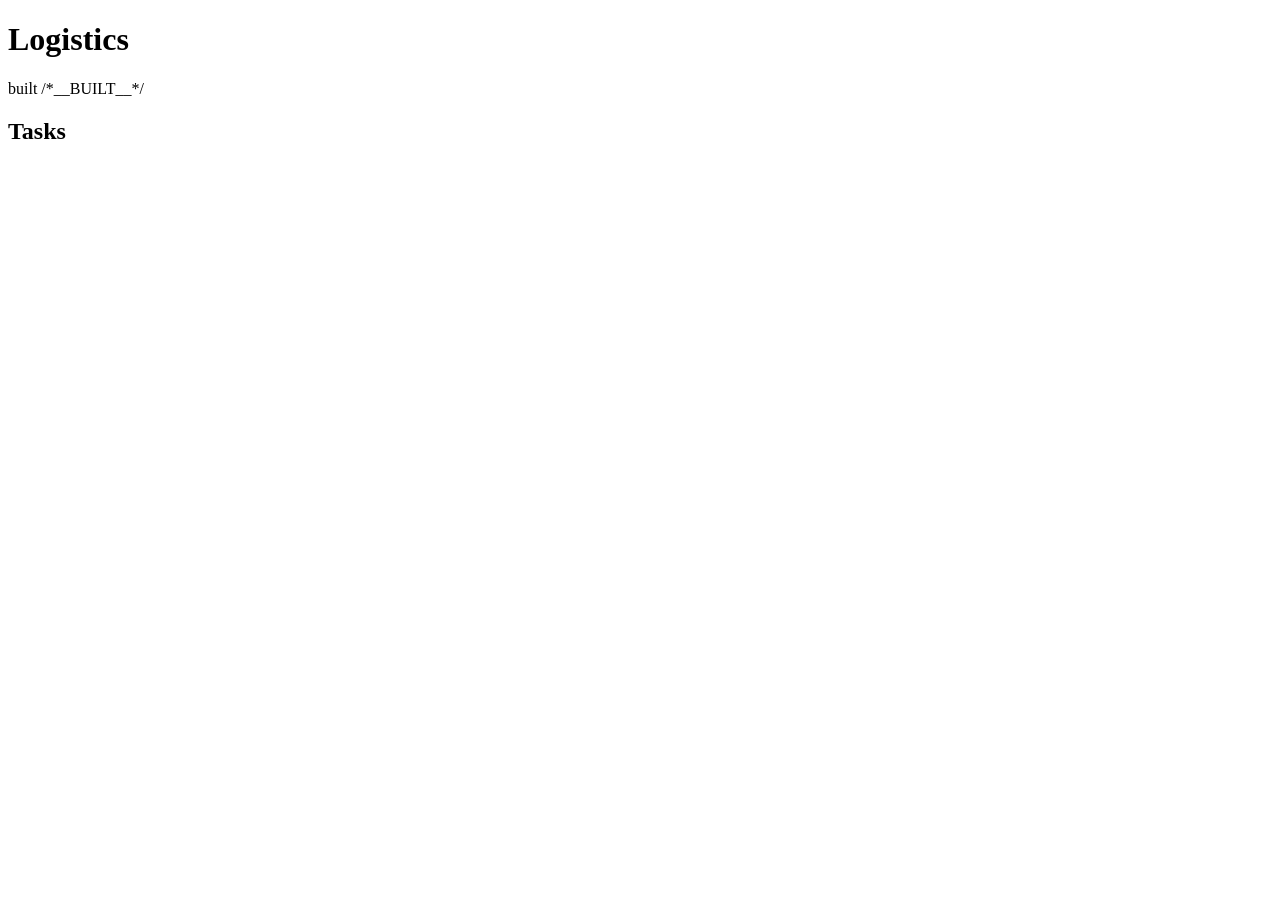
<file: viewer/index.html>
<!doctype html>
<html lang="en" data-theme="light">
<head>
<meta charset="utf-8">
<meta name="viewport" content="width=device-width, initial-scale=1">
<title>Logistics Map</title>
<link rel="preconnect" href="https://fonts.googleapis.com">
<link rel="preconnect" href="https://fonts.gstatic.com" crossorigin>
<link rel="stylesheet" href="https://fonts.googleapis.com/css2?family=IBM+Plex+Mono:wght@400;500;600&family=IBM+Plex+Sans:wght@400;500;600;700&display=swap">
<style>/*__CSS__*/</style>
</head>
<body>
<div class="wrap">
  <!-- One row: the name, what you are looking at, and which build it is. The
       title had a line of its own and the tabs a line of their own, which cost
       two rows of the window to four words and three buttons. -->
  <header>
    <h1>Logistics</h1>
    <nav class="seg tabs" id="tabs"></nav>
    <!-- GitHub Pages serves this with a ten minute max-age and the dashboard is
         iframed inside aloha.ag, so a stale copy is easy to mistake for a
         change that did not take. -->
    <p class="built">built /*__BUILT__*/</p>
  </header>

  <!-- Flow -->
  <section class="page" id="page-flow">
    <div class="panel">
      <div class="panel-hd">
        <span class="seg" id="pick-when"></span>
        <span class="picks" id="pick-jrns"></span>
        <span class="note" id="src"></span>
      </div>
      <div class="body">
        <div class="axis" id="axis"></div>
        <div id="grid"></div>
      </div>
    </div>
    <div class="panel">
      <div class="panel-hd"><h2>Tasks</h2><span class="note" id="tnote"></span></div>
      <div id="warn"></div>
      <div class="tasks" id="tasks"></div>
    </div>
  </section>

  <!-- Orders -->
  <section class="page" id="page-orders" hidden>
    <div class="panel">
      <div class="panel-hd">
        <h2>Pack line</h2>
      </div>
      <div class="body"><div id="orders"></div></div>
    </div>
  </section>

  <!-- Hours -->
  <section class="page" id="page-hours" hidden>
    <div class="panel">
      <div class="panel-hd">
        <h2>Opening hours</h2>
      </div>
      <div class="body"><div id="hours"></div></div>
    </div>
  </section>
</div>

<script>
window.LEGS  = /*__LEGS__*/;
window.SHEET = /*__SHEET__*/;
window.DATA = /*__DATA__*/;
window.REF = /*__REF__*/;
</script>
<script>
/*__JS__*/
</script>
</body>
</html>
</file>
